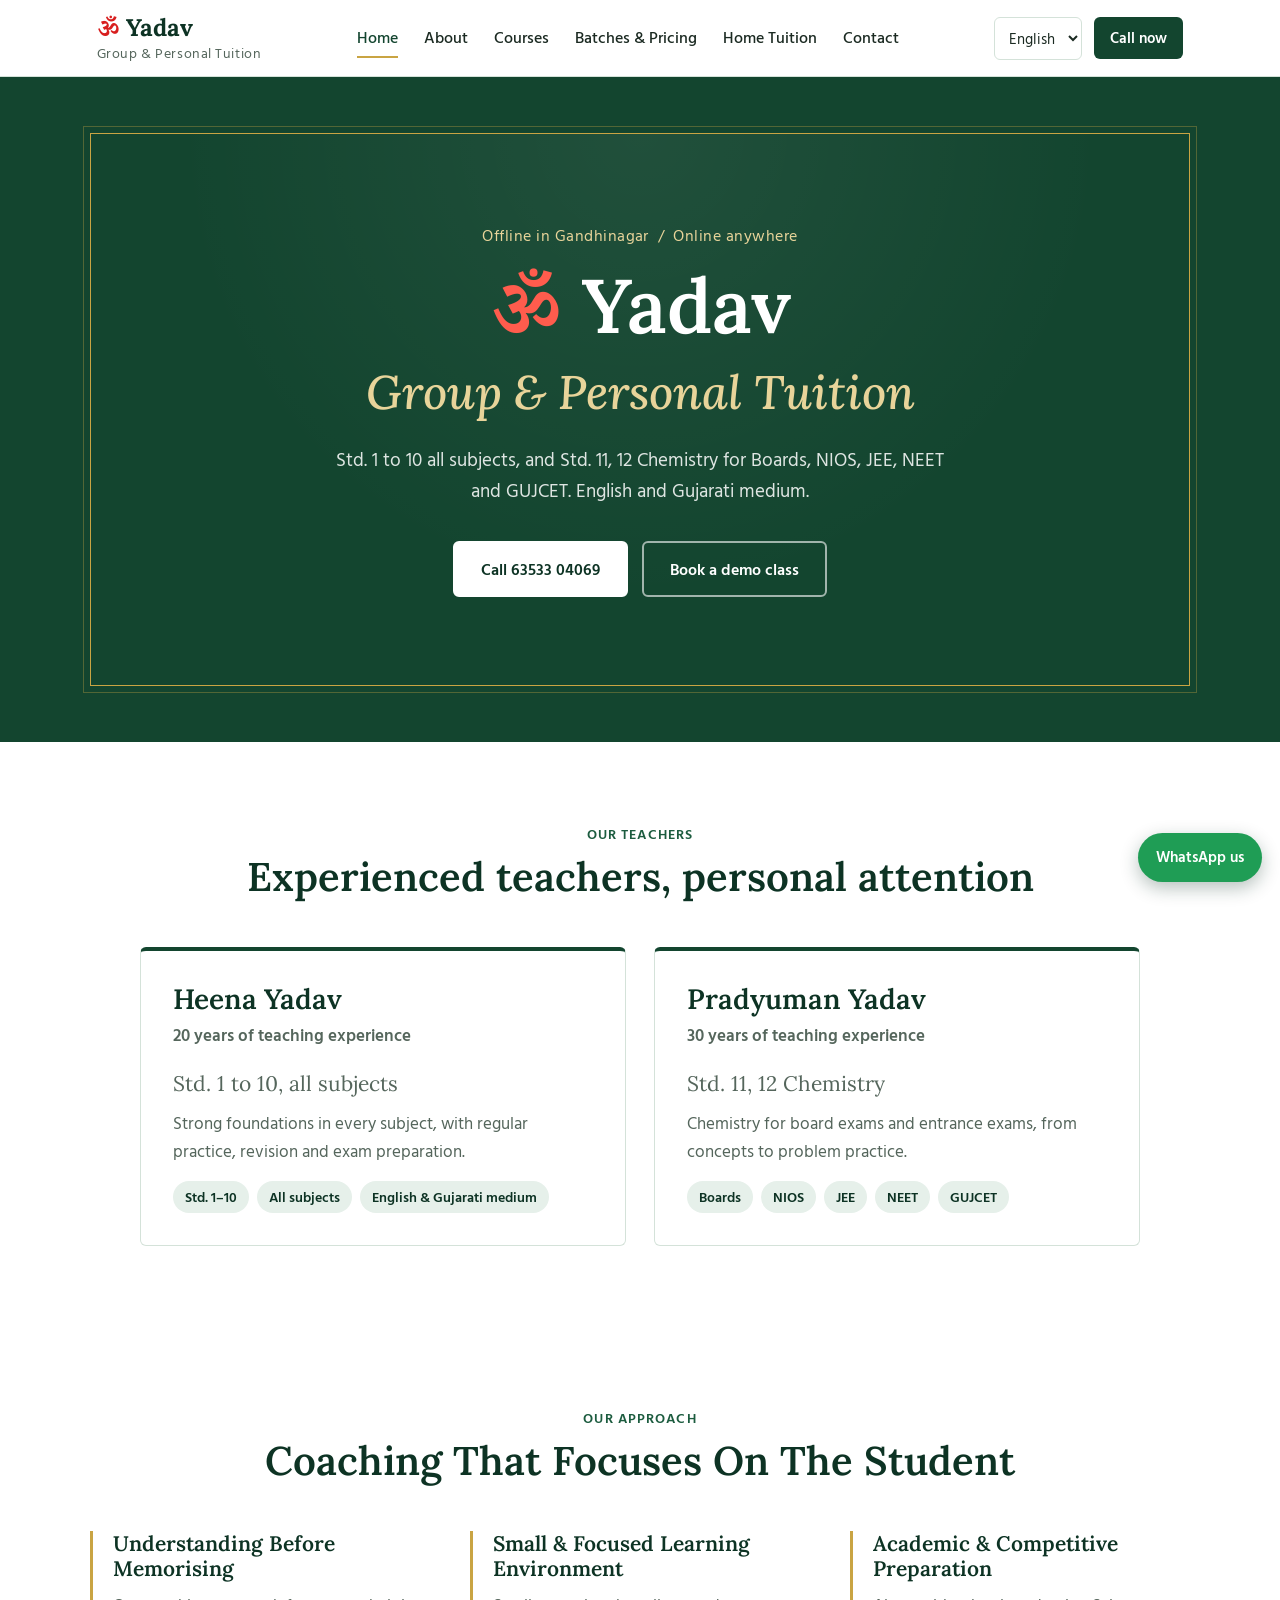
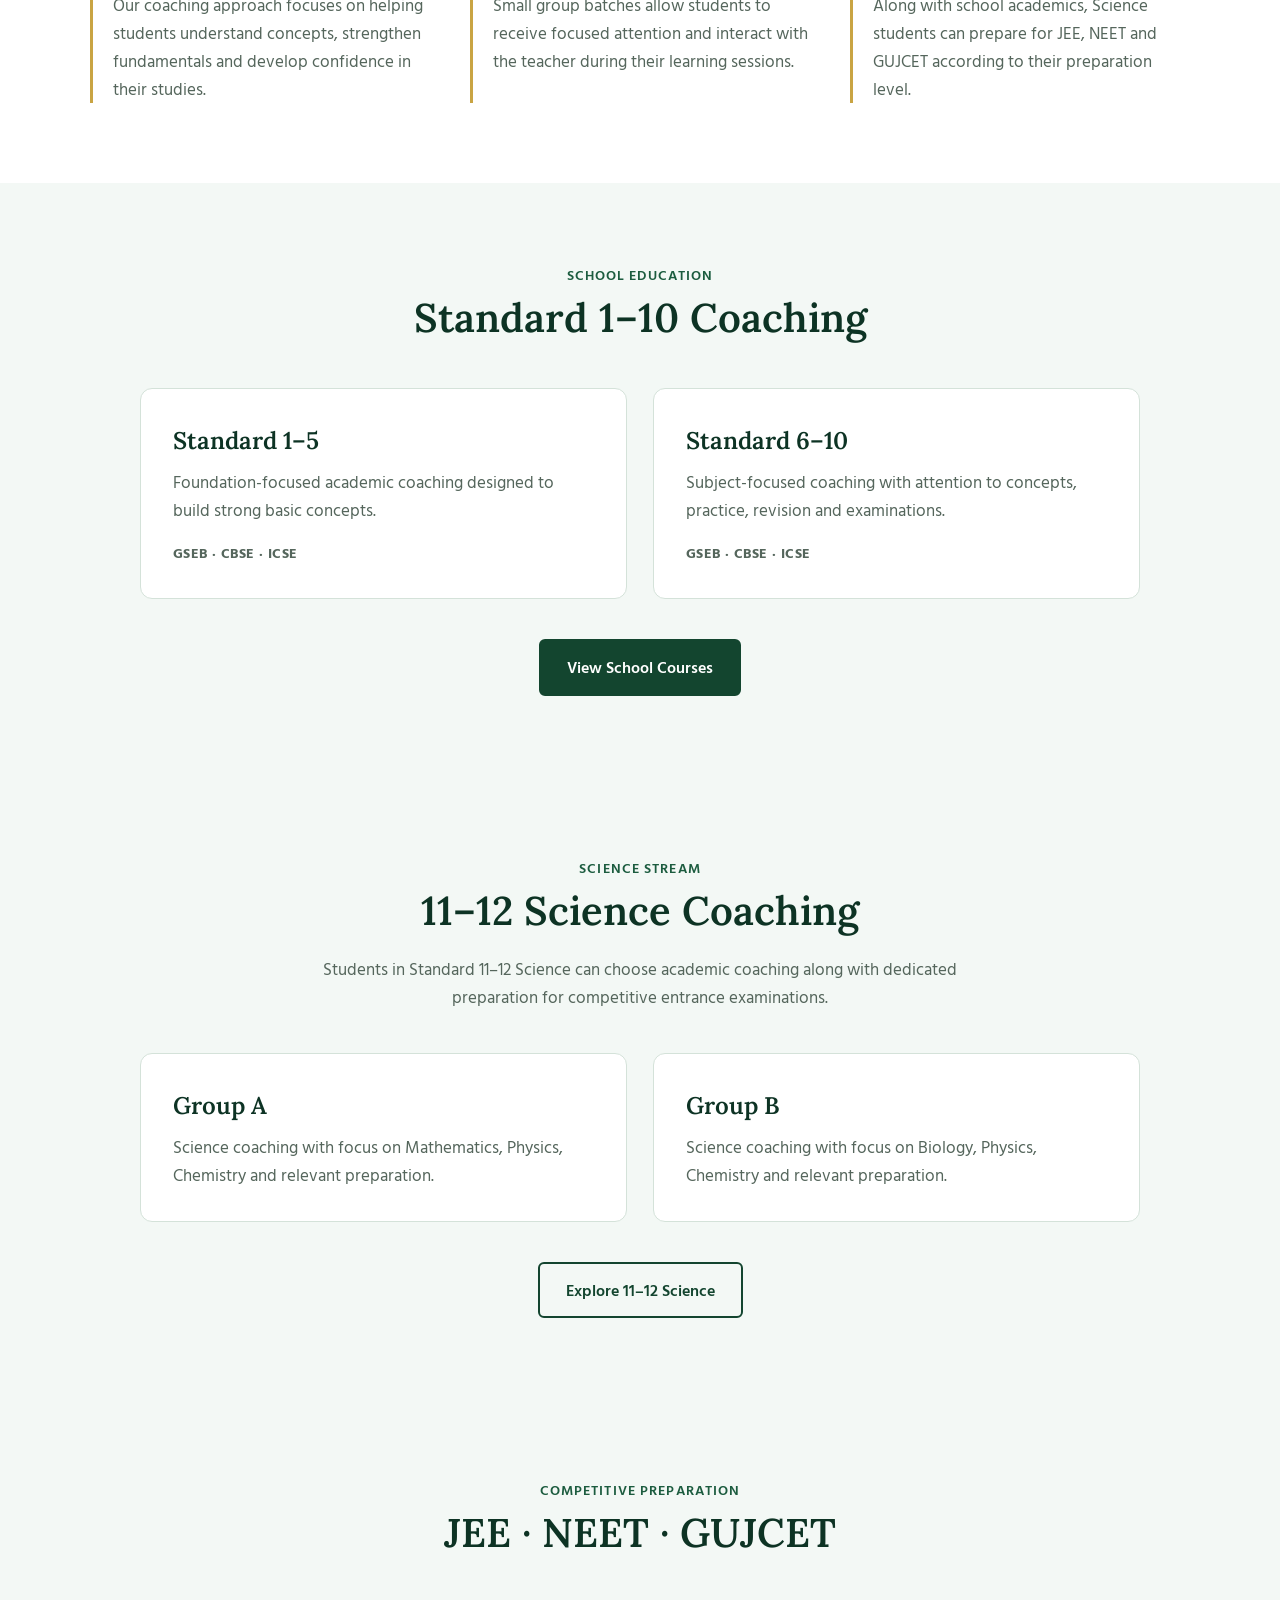
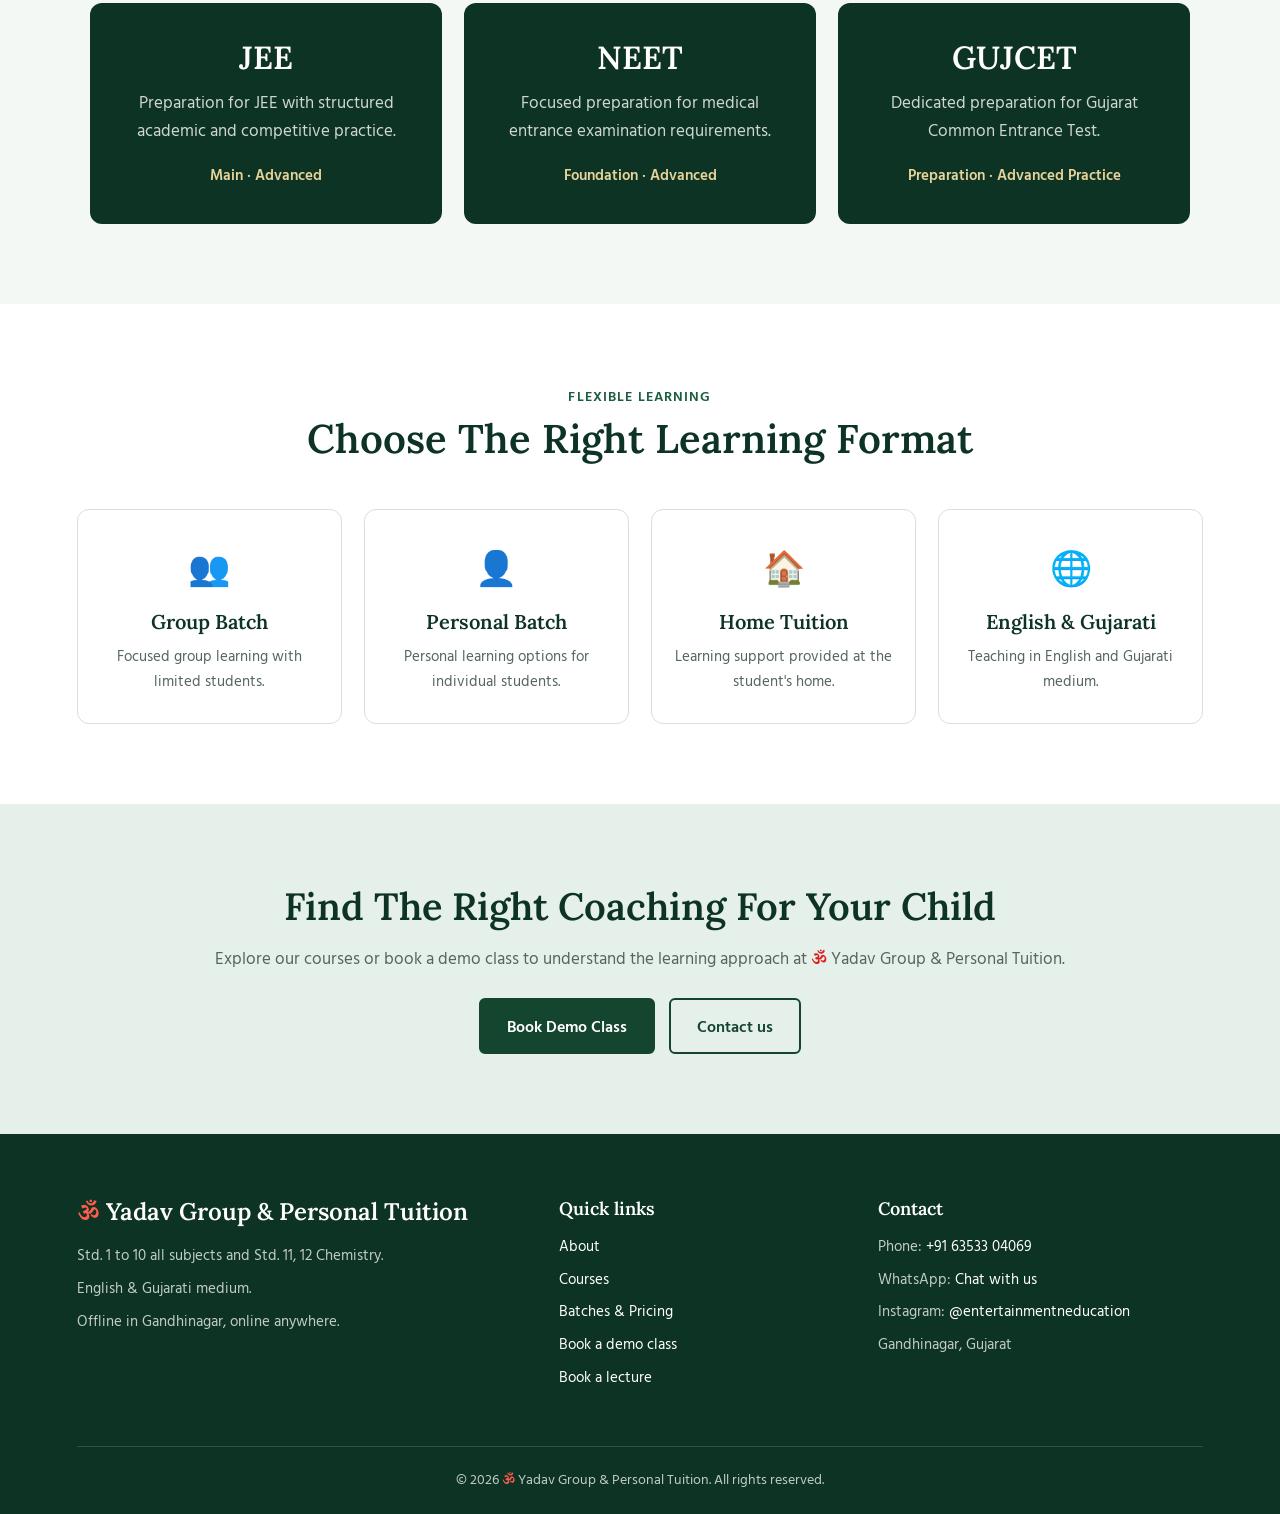
<file: index.html>
<!DOCTYPE html>
<html lang="en">

<head>

    <meta charset="UTF-8">

    <meta name="viewport" content="width=device-width, initial-scale=1.0">

    <title>Om Yadav Group &amp; Personal Tuition | Gandhinagar &amp; Online</title>

    <link rel="preconnect" href="https://fonts.googleapis.com">
    <link rel="preconnect" href="https://fonts.gstatic.com" crossorigin>
    <link href="https://fonts.googleapis.com/css2?family=Hind+Vadodara:wght@400;500;600;700&family=Lora:ital,wght@0,500;0,600;0,700;1,500&display=swap" rel="stylesheet">
    <meta name="description" content="Om Yadav Group &amp; Personal Tuition, Gandhinagar. Std. 1 to 10 all subjects by Heena Yadav and Std. 11, 12 Chemistry (Boards, NIOS, JEE, NEET, GUJCET) by Pradyuman Yadav. Offline in Gandhinagar, online anywhere. Call 63533 04069.">
    <meta name="theme-color" content="#13452f">
    <link href="https://fonts.googleapis.com/css2?family=Noto+Serif+Devanagari:wght@700&text=%E0%A5%90&display=swap" rel="stylesheet">
    <link rel="stylesheet" href="style.css">

</head>


<body>

    <!-- HEADER -->
    <header class="site-header">
        <div class="container nav-container">

            <a href="index.html" class="logo" aria-label="Om Yadav Group &amp; Personal Tuition, home">
                <span class="logo-main"><span class="om" role="img" aria-label="Om">ॐ</span> Yadav</span>
                <span class="logo-sub">Group &amp; Personal Tuition</span>
            </a>

            <nav class="navbar" id="site-nav">
                <a href="index.html">Home</a>
                <a href="about.html">About</a>
                <a href="courses.html">Courses</a>
                <a href="batches.html">Batches &amp; Pricing</a>
                <a href="home-tuition.html">Home Tuition</a>
                <a href="contact.html">Contact</a>
            </nav>

            <div class="header-actions">
                <select class="language-select" aria-label="Language">
                    <option>English</option>
                    <option>ગુજરાતી</option>
                    <option>हिंदी</option>
                </select>

                <a href="tel:+916353304069" class="header-call">Call now</a>

                <button class="menu-toggle" aria-controls="site-nav" aria-expanded="false">Menu</button>
            </div>

        </div>
    </header>



    <!-- MAIN -->

    <main>


        <!-- HERO -->

        <section class="hero">

            <div class="hero-board">

                <p class="hero-place">
                    Offline in Gandhinagar &nbsp;/&nbsp; Online anywhere
                </p>

                <h1>
                    <span class="om" role="img" aria-label="Om">ॐ</span> Yadav
                    <span class="hero-name-sub">Group &amp; Personal Tuition</span>
                </h1>

                <p class="hero-description">
                    Std. 1 to 10 all subjects, and Std. 11, 12 Chemistry for
                    Boards, NIOS, JEE, NEET and GUJCET.
                    English and Gujarati medium.
                </p>

                <div class="hero-buttons">

                    <a href="tel:+916353304069" class="primary-button">
                        Call 63533 04069
                    </a>

                    <a href="demo-booking.html" class="secondary-button">
                        Book a demo class
                    </a>

                </div>

            </div>

        </section>


        <!-- TEACHERS -->

        <section class="teachers">

            <div class="section-heading">
                <p>OUR TEACHERS</p>
                <h2>Experienced teachers, personal attention</h2>
            </div>

            <div class="teacher-grid">

                <div class="teacher-card">
                    <h3>Heena Yadav</h3>
                    <p class="teacher-exp">20 years of teaching experience</p>
                    <p class="teacher-subject">Std. 1 to 10, all subjects</p>
                    <p>
                        Strong foundations in every subject, with regular
                        practice, revision and exam preparation.
                    </p>
                    <div class="teacher-tags">
                        <span>Std. 1–10</span>
                        <span>All subjects</span>
                        <span>English &amp; Gujarati medium</span>
                    </div>
                </div>

                <div class="teacher-card">
                    <h3>Pradyuman Yadav</h3>
                    <p class="teacher-exp">30 years of teaching experience</p>
                    <p class="teacher-subject">Std. 11, 12 Chemistry</p>
                    <p>
                        Chemistry for board exams and entrance exams,
                        from concepts to problem practice.
                    </p>
                    <div class="teacher-tags">
                        <span>Boards</span>
                        <span>NIOS</span>
                        <span>JEE</span>
                        <span>NEET</span>
                        <span>GUJCET</span>
                    </div>
                </div>

            </div>

        </section>


        <!-- COACHING INTRODUCTION -->

        <section class="coaching-intro">

            <div class="section-heading">

                <p>OUR APPROACH</p>

                <h2>Coaching That Focuses On The Student</h2>

            </div>


            <div class="intro-content">

                <div>

                    <h3>
                        Understanding Before Memorising
                    </h3>

                    <p>

                        Our coaching approach focuses on
                        helping students understand concepts,
                        strengthen fundamentals and develop
                        confidence in their studies.

                    </p>

                </div>


                <div>

                    <h3>
                        Small & Focused Learning Environment
                    </h3>

                    <p>

                        Small group batches allow students
                        to receive focused attention and
                        interact with the teacher during
                        their learning sessions.

                    </p>

                </div>


                <div>

                    <h3>
                        Academic & Competitive Preparation
                    </h3>

                    <p>

                        Along with school academics,
                        Science students can prepare for
                        JEE, NEET and GUJCET according
                        to their preparation level.

                    </p>

                </div>

            </div>

        </section>



        <!-- SCHOOL COACHING -->

        <section class="home-section">

            <div class="section-heading">

                <p>SCHOOL EDUCATION</p>

                <h2>Standard 1–10 Coaching</h2>

            </div>


            <div class="info-grid">

                <div class="info-card">

                    <h3>Standard 1–5</h3>

                    <p>

                        Foundation-focused academic
                        coaching designed to build
                        strong basic concepts.

                    </p>

                    <p class="highlight">
                        GSEB · CBSE · ICSE
                    </p>

                </div>


                <div class="info-card">

                    <h3>Standard 6–10</h3>

                    <p>

                        Subject-focused coaching with
                        attention to concepts, practice,
                        revision and examinations.

                    </p>

                    <p class="highlight">
                        GSEB · CBSE · ICSE
                    </p>

                </div>

            </div>


            <div class="center-button">

                <a
                    href="courses.html"
                    class="primary-button"
                >
                    View School Courses
                </a>

            </div>

        </section>



        <!-- SCIENCE -->

        <section class="home-section science-section">

            <div class="section-heading">

                <p>SCIENCE STREAM</p>

                <h2>11–12 Science Coaching</h2>

            </div>


            <p class="section-description">

                Students in Standard 11–12 Science can
                choose academic coaching along with
                dedicated preparation for competitive
                entrance examinations.

            </p>


            <div class="info-grid">


                <div class="info-card">

                    <h3>Group A</h3>

                    <p>
                        Science coaching with focus on
                        Mathematics, Physics, Chemistry
                        and relevant preparation.
                    </p>

                </div>


                <div class="info-card">

                    <h3>Group B</h3>

                    <p>
                        Science coaching with focus on
                        Biology, Physics, Chemistry
                        and relevant preparation.
                    </p>

                </div>

            </div>


            <div class="center-button">

                <a
                    href="courses.html"
                    class="secondary-button"
                >
                    Explore 11–12 Science
                </a>

            </div>

        </section>



        <!-- COMPETITIVE EXAMS -->

        <section class="home-section">

            <div class="section-heading">

                <p>COMPETITIVE PREPARATION</p>

                <h2>JEE · NEET · GUJCET</h2>

            </div>


            <div class="exam-container">


                <div class="exam-card">

                    <h3>JEE</h3>

                    <p>

                        Preparation for JEE with
                        structured academic and
                        competitive practice.

                    </p>

                    <span>
                        Main · Advanced
                    </span>

                </div>


                <div class="exam-card">

                    <h3>NEET</h3>

                    <p>

                        Focused preparation for
                        medical entrance examination
                        requirements.

                    </p>

                    <span>
                        Foundation · Advanced
                    </span>

                </div>


                <div class="exam-card">

                    <h3>GUJCET</h3>

                    <p>

                        Dedicated preparation for
                        Gujarat Common Entrance Test.

                    </p>

                    <span>
                        Preparation · Advanced Practice
                    </span>

                </div>


            </div>

        </section>



        <!-- LEARNING OPTIONS -->

        <section class="home-section">

            <div class="section-heading">

                <p>FLEXIBLE LEARNING</p>

                <h2>Choose The Right Learning Format</h2>

            </div>


            <div class="features">


                <div class="feature-card">

                    <div class="feature-icon">
                        👥
                    </div>

                    <h3>Group Batch</h3>

                    <p>

                        Focused group learning
                        with limited students.

                    </p>

                </div>


                <div class="feature-card">

                    <div class="feature-icon">
                        👤
                    </div>

                    <h3>Personal Batch</h3>

                    <p>

                        Personal learning options
                        for individual students.

                    </p>

                </div>


                <div class="feature-card">

                    <div class="feature-icon">
                        🏠
                    </div>

                    <h3>Home Tuition</h3>

                    <p>

                        Learning support provided
                        at the student's home.

                    </p>

                </div>


                <div class="feature-card">

                    <div class="feature-icon">
                        🌐
                    </div>

                    <h3>English &amp; Gujarati</h3>

                    <p>

                        Teaching in English
                        and Gujarati medium.

                    </p>

                </div>


            </div>

        </section>



        <!-- FINAL CTA -->

        <section class="cta">

            <h2>
                Find The Right Coaching For Your Child
            </h2>

            <p>

                Explore our courses or book a demo
                class to understand the learning
                approach at <span class="om" role="img" aria-label="Om">ॐ</span> Yadav Group &amp; Personal Tuition.

            </p>


            <div class="hero-buttons">

                <a
                    href="demo-booking.html"
                    class="primary-button"
                >
                    Book Demo Class
                </a>


                <a
                    href="contact.html"
                    class="secondary-button"
                >
                    Contact us
                </a>

            </div>

        </section>

    </main>



    <!-- FOOTER -->
    <footer class="site-footer">

        <div class="footer-content">

            <div>
                <h2><span class="om" role="img" aria-label="Om">ॐ</span> Yadav Group &amp; Personal Tuition</h2>
                <p>Std. 1 to 10 all subjects and Std. 11, 12 Chemistry.</p>
                <p>English &amp; Gujarati medium.</p>
                <p>Offline in Gandhinagar, online anywhere.</p>
            </div>

            <div>
                <h3>Quick links</h3>
                <p><a href="about.html">About</a></p>
                <p><a href="courses.html">Courses</a></p>
                <p><a href="batches.html">Batches &amp; Pricing</a></p>
                <p><a href="demo-booking.html">Book a demo class</a></p>
                <p><a href="lecture-booking.html">Book a lecture</a></p>
            </div>

            <div>
                <h3>Contact</h3>
                <p>Phone: <a href="tel:+916353304069">+91 63533 04069</a></p>
                <p>WhatsApp: <a href="https://wa.me/916353304069" target="_blank" rel="noopener">Chat with us</a></p>
                <p>Instagram: <a href="https://www.instagram.com/entertainmentneducation/" target="_blank" rel="noopener">@entertainmentneducation</a></p>
                <p>Gandhinagar, Gujarat</p>
            </div>

        </div>

        <div class="footer-bottom">
            <p>© 2026 <span class="om" role="img" aria-label="Om">ॐ</span> Yadav Group &amp; Personal Tuition. All rights reserved.</p>
        </div>

    </footer>

    <a href="https://wa.me/916353304069?text=Hello%2C%20I%20would%20like%20to%20know%20about%20tuition%20classes."
       class="whatsapp-float" target="_blank" rel="noopener">WhatsApp us</a>


    <script src="script.js"></script>
    <script src="i18n.js"></script>

</body>

</html>
</file>
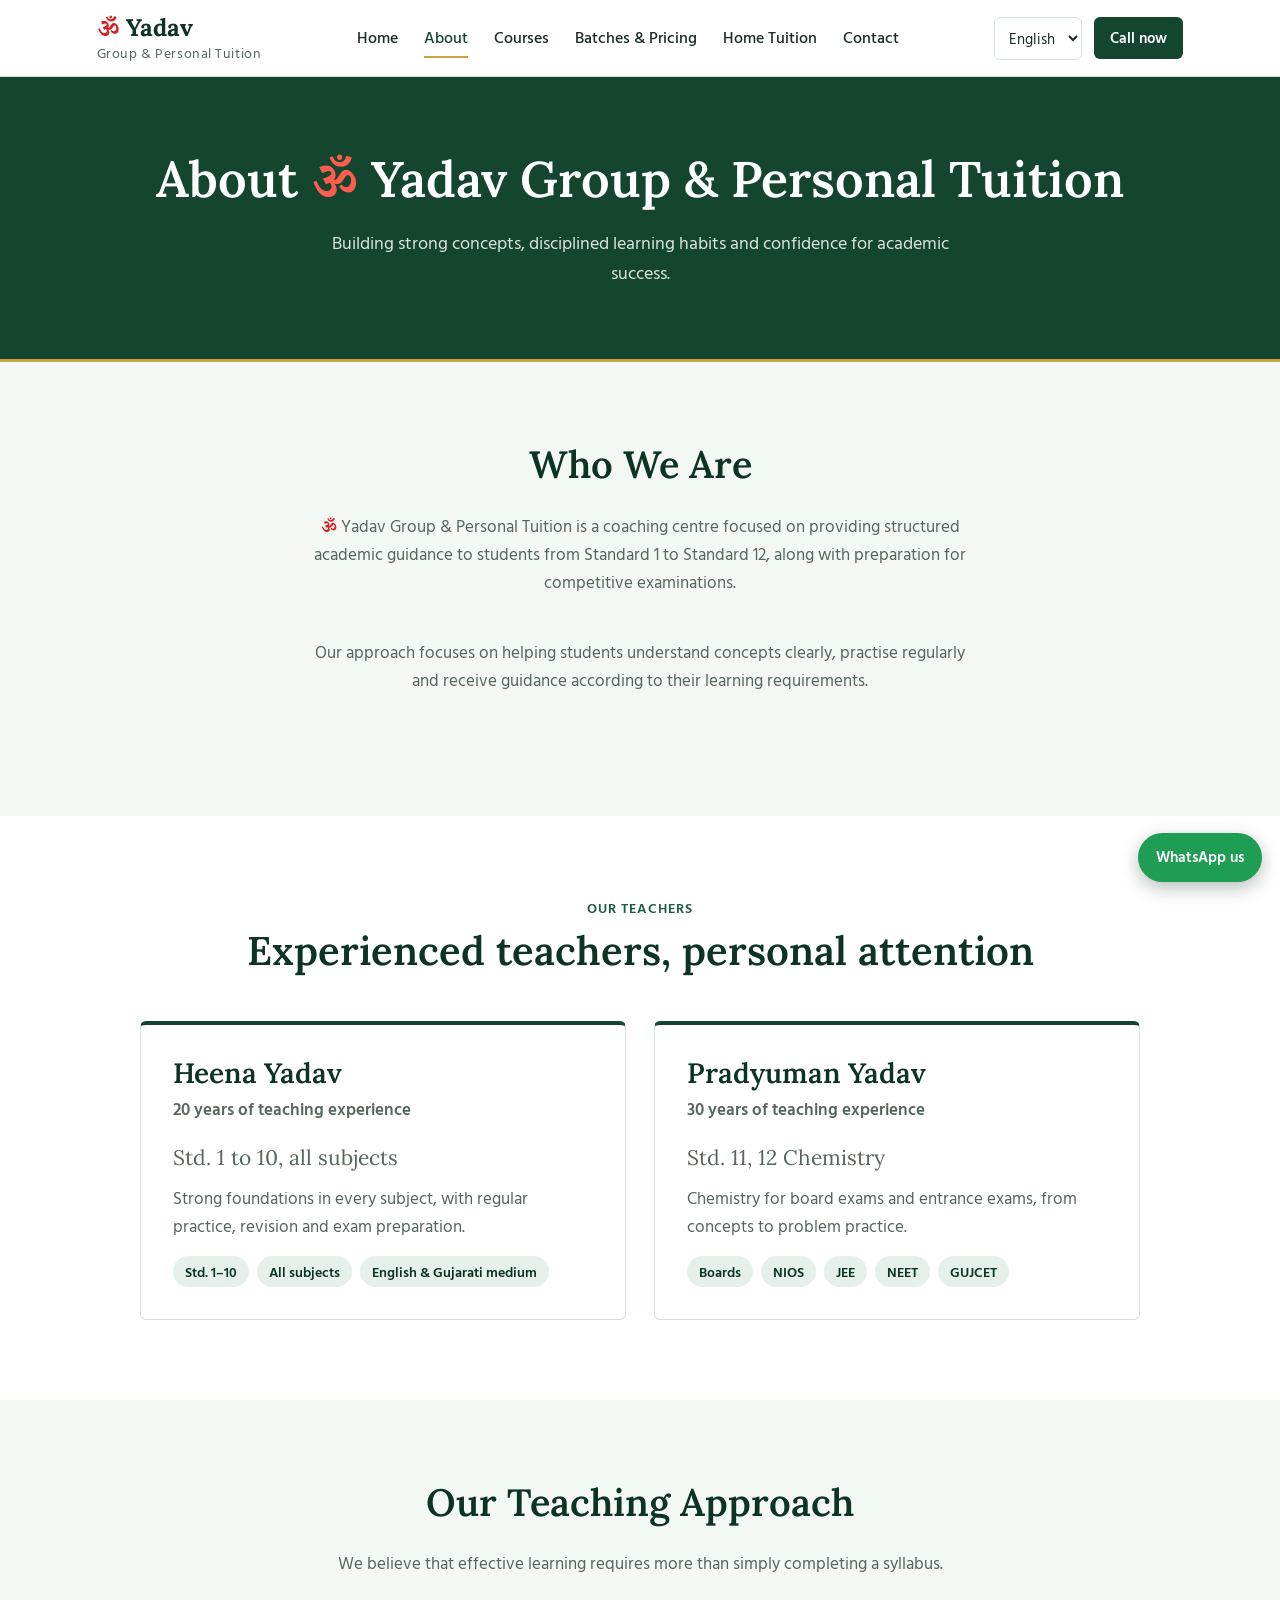
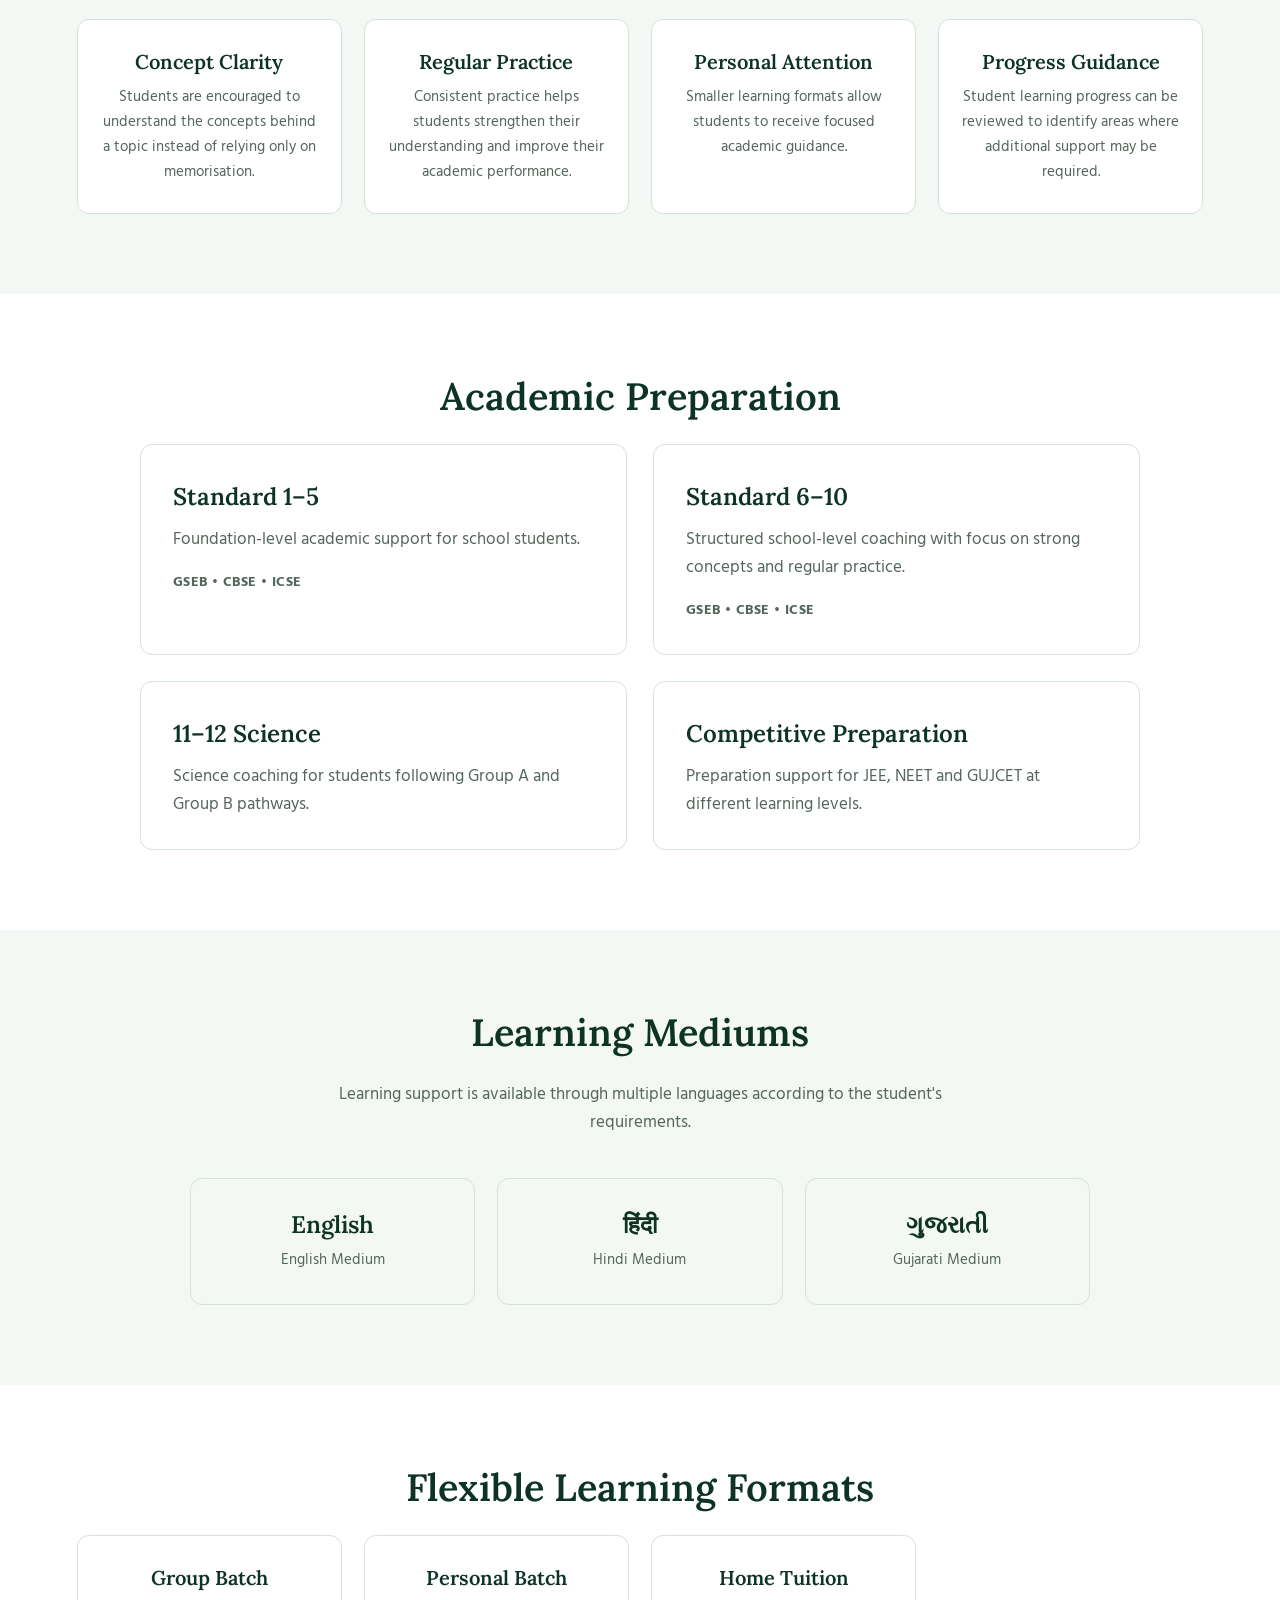
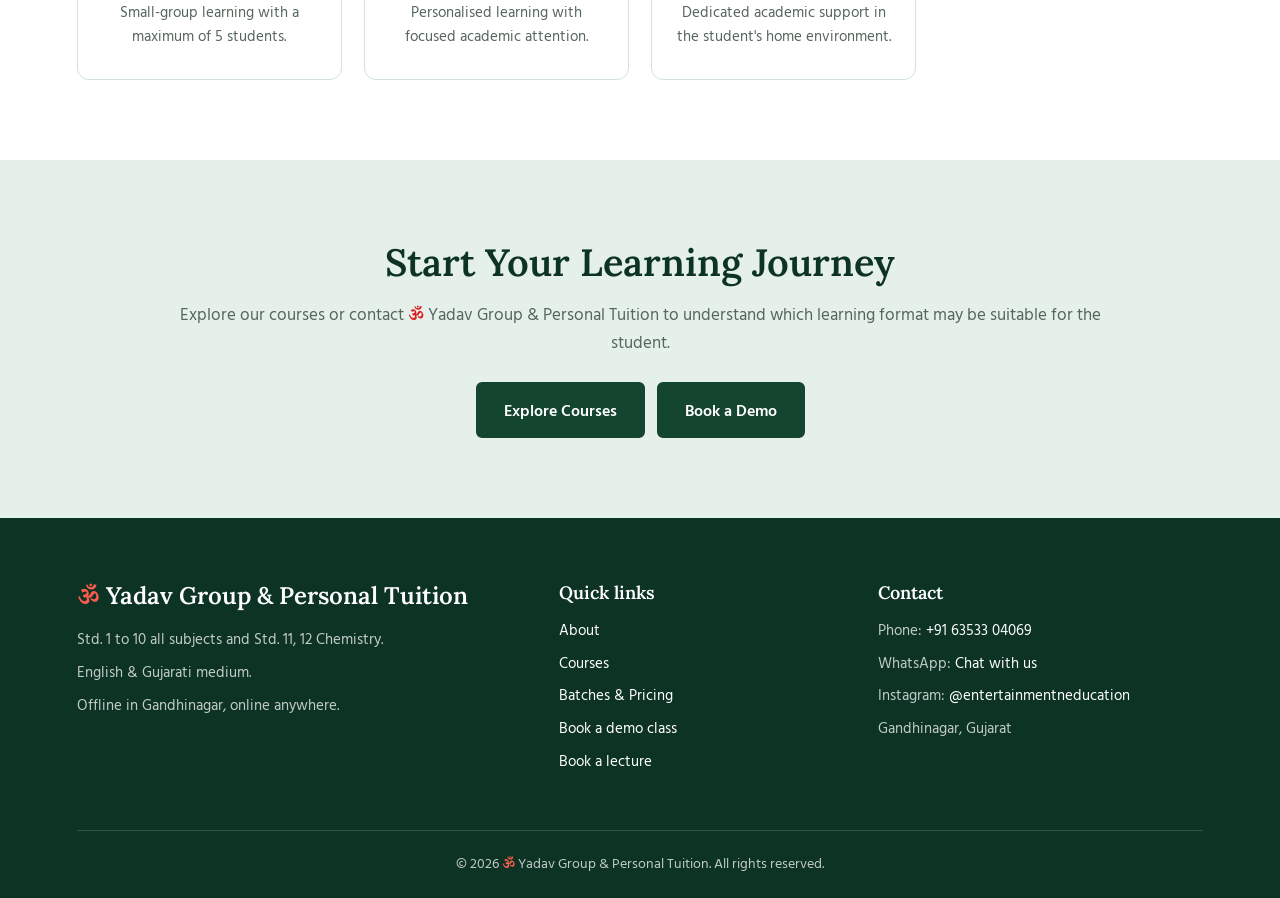
<file: about.html>
<!DOCTYPE html>
<html lang="en">
<head>
    <meta charset="UTF-8">
    <meta name="viewport" content="width=device-width, initial-scale=1.0">

    <title>About Us | Om Yadav Group &amp; Personal Tuition</title>

    <link rel="preconnect" href="https://fonts.googleapis.com">
    <link rel="preconnect" href="https://fonts.gstatic.com" crossorigin>
    <link href="https://fonts.googleapis.com/css2?family=Hind+Vadodara:wght@400;500;600;700&family=Lora:ital,wght@0,500;0,600;0,700;1,500&display=swap" rel="stylesheet">
    <meta name="description" content="Om Yadav Group &amp; Personal Tuition, Gandhinagar. Std. 1 to 10 all subjects by Heena Yadav and Std. 11, 12 Chemistry (Boards, NIOS, JEE, NEET, GUJCET) by Pradyuman Yadav. Offline in Gandhinagar, online anywhere. Call 63533 04069.">
    <meta name="theme-color" content="#13452f">
    <link href="https://fonts.googleapis.com/css2?family=Noto+Serif+Devanagari:wght@700&text=%E0%A5%90&display=swap" rel="stylesheet">
    <link rel="stylesheet" href="style.css">
</head>

<body>

    <!-- HEADER -->
    <header class="site-header">
        <div class="container nav-container">

            <a href="index.html" class="logo" aria-label="Om Yadav Group &amp; Personal Tuition, home">
                <span class="logo-main"><span class="om" role="img" aria-label="Om">ॐ</span> Yadav</span>
                <span class="logo-sub">Group &amp; Personal Tuition</span>
            </a>

            <nav class="navbar" id="site-nav">
                <a href="index.html">Home</a>
                <a href="about.html">About</a>
                <a href="courses.html">Courses</a>
                <a href="batches.html">Batches &amp; Pricing</a>
                <a href="home-tuition.html">Home Tuition</a>
                <a href="contact.html">Contact</a>
            </nav>

            <div class="header-actions">
                <select class="language-select" aria-label="Language">
                    <option>English</option>
                    <option>ગુજરાતી</option>
                    <option>हिंदी</option>
                </select>

                <a href="tel:+916353304069" class="header-call">Call now</a>

                <button class="menu-toggle" aria-controls="site-nav" aria-expanded="false">Menu</button>
            </div>

        </div>
    </header>


    <!-- PAGE HEADER -->
    <section class="page-header">

        <div class="container">

            <h1>About <span class="om" role="img" aria-label="Om">ॐ</span> Yadav Group &amp; Personal Tuition</h1>

            <p>
                Building strong concepts, disciplined learning habits
                and confidence for academic success.
            </p>

        </div>

    </section>


    <!-- ABOUT -->
    <section class="section">

        <div class="container">

            <h2>Who We Are</h2>

            <p class="section-description">

                <span class="om" role="img" aria-label="Om">ॐ</span> Yadav Group &amp; Personal Tuition is a coaching centre focused on providing
                structured academic guidance to students from Standard 1
                to Standard 12, along with preparation for competitive
                examinations.

            </p>

            <p class="section-description">

                Our approach focuses on helping students understand
                concepts clearly, practise regularly and receive
                guidance according to their learning requirements.

            </p>

        </div>

    </section>


    <!-- TEACHERS -->

    <section class="teachers">

            <div class="section-heading">
                <p>OUR TEACHERS</p>
                <h2>Experienced teachers, personal attention</h2>
            </div>

            <div class="teacher-grid">

                <div class="teacher-card">
                    <h3>Heena Yadav</h3>
                    <p class="teacher-exp">20 years of teaching experience</p>
                    <p class="teacher-subject">Std. 1 to 10, all subjects</p>
                    <p>
                        Strong foundations in every subject, with regular
                        practice, revision and exam preparation.
                    </p>
                    <div class="teacher-tags">
                        <span>Std. 1–10</span>
                        <span>All subjects</span>
                        <span>English &amp; Gujarati medium</span>
                    </div>
                </div>

                <div class="teacher-card">
                    <h3>Pradyuman Yadav</h3>
                    <p class="teacher-exp">30 years of teaching experience</p>
                    <p class="teacher-subject">Std. 11, 12 Chemistry</p>
                    <p>
                        Chemistry for board exams and entrance exams,
                        from concepts to problem practice.
                    </p>
                    <div class="teacher-tags">
                        <span>Boards</span>
                        <span>NIOS</span>
                        <span>JEE</span>
                        <span>NEET</span>
                        <span>GUJCET</span>
                    </div>
                </div>

            </div>

        </section>


    <!-- TEACHING APPROACH -->
    <section class="section">

        <div class="container">

            <h2>Our Teaching Approach</h2>

            <p class="section-description">
                We believe that effective learning requires more than
                simply completing a syllabus.
            </p>


            <div class="feature-grid">

                <div class="feature-card">

                    <h3>Concept Clarity</h3>

                    <p>
                        Students are encouraged to understand the concepts
                        behind a topic instead of relying only on memorisation.
                    </p>

                </div>


                <div class="feature-card">

                    <h3>Regular Practice</h3>

                    <p>
                        Consistent practice helps students strengthen their
                        understanding and improve their academic performance.
                    </p>

                </div>


                <div class="feature-card">

                    <h3>Personal Attention</h3>

                    <p>
                        Smaller learning formats allow students to receive
                        focused academic guidance.
                    </p>

                </div>


                <div class="feature-card">

                    <h3>Progress Guidance</h3>

                    <p>
                        Student learning progress can be reviewed to identify
                        areas where additional support may be required.
                    </p>

                </div>

            </div>

        </div>

    </section>


    <!-- ACADEMIC LEVELS -->
    <section class="section">

        <div class="container">

            <h2>Academic Preparation</h2>

            <div class="info-grid">

                <div class="info-card">

                    <h3>Standard 1–5</h3>

                    <p>
                        Foundation-level academic support for school students.
                    </p>

                    <p class="course-label">
                        GSEB • CBSE • ICSE
                    </p>

                </div>


                <div class="info-card">

                    <h3>Standard 6–10</h3>

                    <p>
                        Structured school-level coaching with focus on
                        strong concepts and regular practice.
                    </p>

                    <p class="course-label">
                        GSEB • CBSE • ICSE
                    </p>

                </div>


                <div class="info-card">

                    <h3>11–12 Science</h3>

                    <p>
                        Science coaching for students following
                        Group A and Group B pathways.
                    </p>

                </div>


                <div class="info-card">

                    <h3>Competitive Preparation</h3>

                    <p>
                        Preparation support for JEE, NEET and GUJCET
                        at different learning levels.
                    </p>

                </div>

            </div>

        </div>

    </section>


    <!-- MEDIUM -->
    <section class="section medium-section">

        <div class="container">

            <h2>Learning Mediums</h2>

            <p class="section-description">
                Learning support is available through multiple languages
                according to the student's requirements.
            </p>


            <div class="medium-container">

                <div class="medium-card">
                    <h3>English</h3>
                    <p>English Medium</p>
                </div>

                <div class="medium-card">
                    <h3>हिंदी</h3>
                    <p>Hindi Medium</p>
                </div>

                <div class="medium-card">
                    <h3>ગુજરાતી</h3>
                    <p>Gujarati Medium</p>
                </div>

            </div>

        </div>

    </section>


    <!-- LEARNING FORMATS -->
    <section class="section">

        <div class="container">

            <h2>Flexible Learning Formats</h2>

            <div class="feature-grid">

                <div class="feature-card">

                    <h3>Group Batch</h3>

                    <p>
                        Small-group learning with a maximum of 5 students.
                    </p>

                </div>


                <div class="feature-card">

                    <h3>Personal Batch</h3>

                    <p>
                        Personalised learning with focused academic attention.
                    </p>

                </div>


                <div class="feature-card">

                    <h3>Home Tuition</h3>

                    <p>
                        Dedicated academic support in the student's
                        home environment.
                    </p>

                </div>

            </div>

        </div>

    </section>


    <!-- CTA -->
    <section class="cta">

        <div class="container">

            <h2>Start Your Learning Journey</h2>

            <p>
                Explore our courses or contact <span class="om" role="img" aria-label="Om">ॐ</span> Yadav Group &amp; Personal Tuition to understand
                which learning format may be suitable for the student.
            </p>

            <div class="center-button">

                <a href="courses.html" class="btn">
                    Explore Courses
                </a>

                <a href="demo-booking.html" class="btn">
                    Book a Demo
                </a>

            </div>

        </div>

    </section>


    <!-- FOOTER -->
    <footer class="site-footer">

        <div class="footer-content">

            <div>
                <h2><span class="om" role="img" aria-label="Om">ॐ</span> Yadav Group &amp; Personal Tuition</h2>
                <p>Std. 1 to 10 all subjects and Std. 11, 12 Chemistry.</p>
                <p>English &amp; Gujarati medium.</p>
                <p>Offline in Gandhinagar, online anywhere.</p>
            </div>

            <div>
                <h3>Quick links</h3>
                <p><a href="about.html">About</a></p>
                <p><a href="courses.html">Courses</a></p>
                <p><a href="batches.html">Batches &amp; Pricing</a></p>
                <p><a href="demo-booking.html">Book a demo class</a></p>
                <p><a href="lecture-booking.html">Book a lecture</a></p>
            </div>

            <div>
                <h3>Contact</h3>
                <p>Phone: <a href="tel:+916353304069">+91 63533 04069</a></p>
                <p>WhatsApp: <a href="https://wa.me/916353304069" target="_blank" rel="noopener">Chat with us</a></p>
                <p>Instagram: <a href="https://www.instagram.com/entertainmentneducation/" target="_blank" rel="noopener">@entertainmentneducation</a></p>
                <p>Gandhinagar, Gujarat</p>
            </div>

        </div>

        <div class="footer-bottom">
            <p>© 2026 <span class="om" role="img" aria-label="Om">ॐ</span> Yadav Group &amp; Personal Tuition. All rights reserved.</p>
        </div>

    </footer>

    <a href="https://wa.me/916353304069?text=Hello%2C%20I%20would%20like%20to%20know%20about%20tuition%20classes."
       class="whatsapp-float" target="_blank" rel="noopener">WhatsApp us</a>

    <script src="script.js"></script>
    <script src="i18n.js"></script>

</body>
</html>
</file>
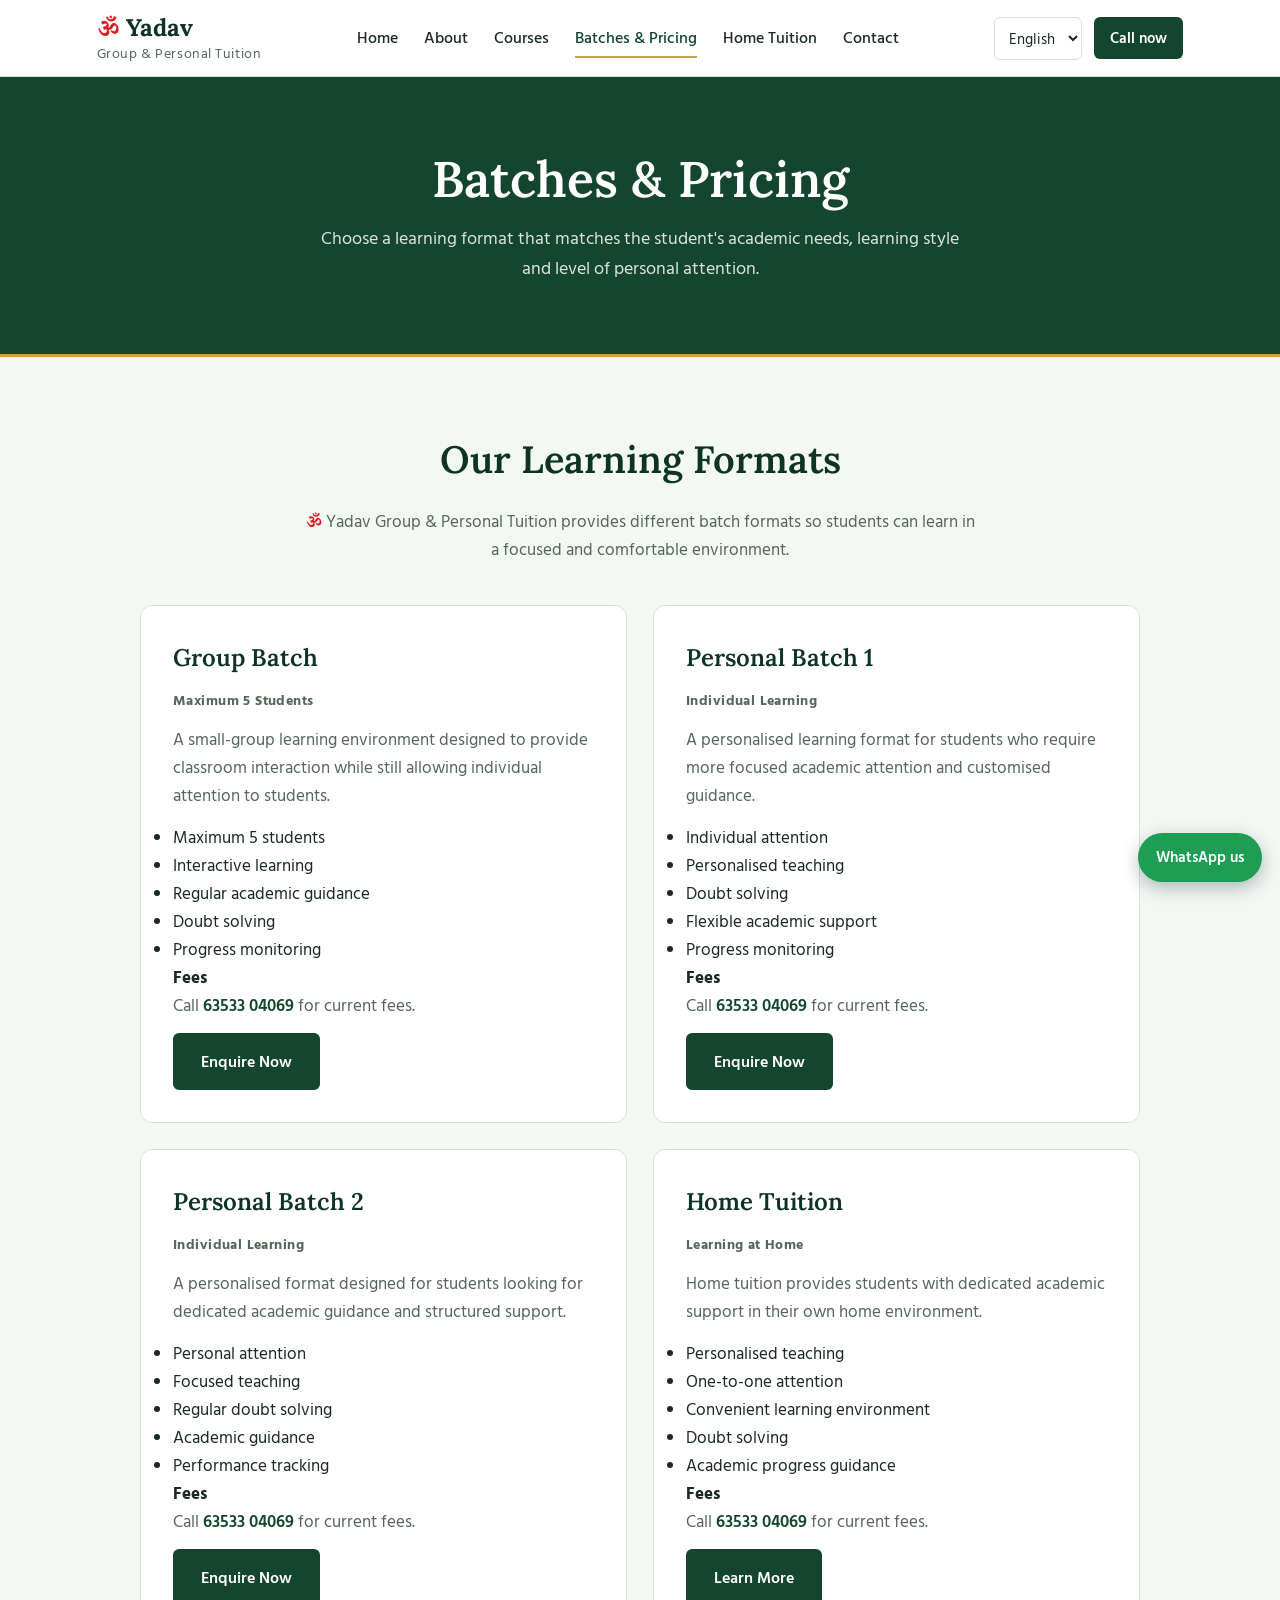
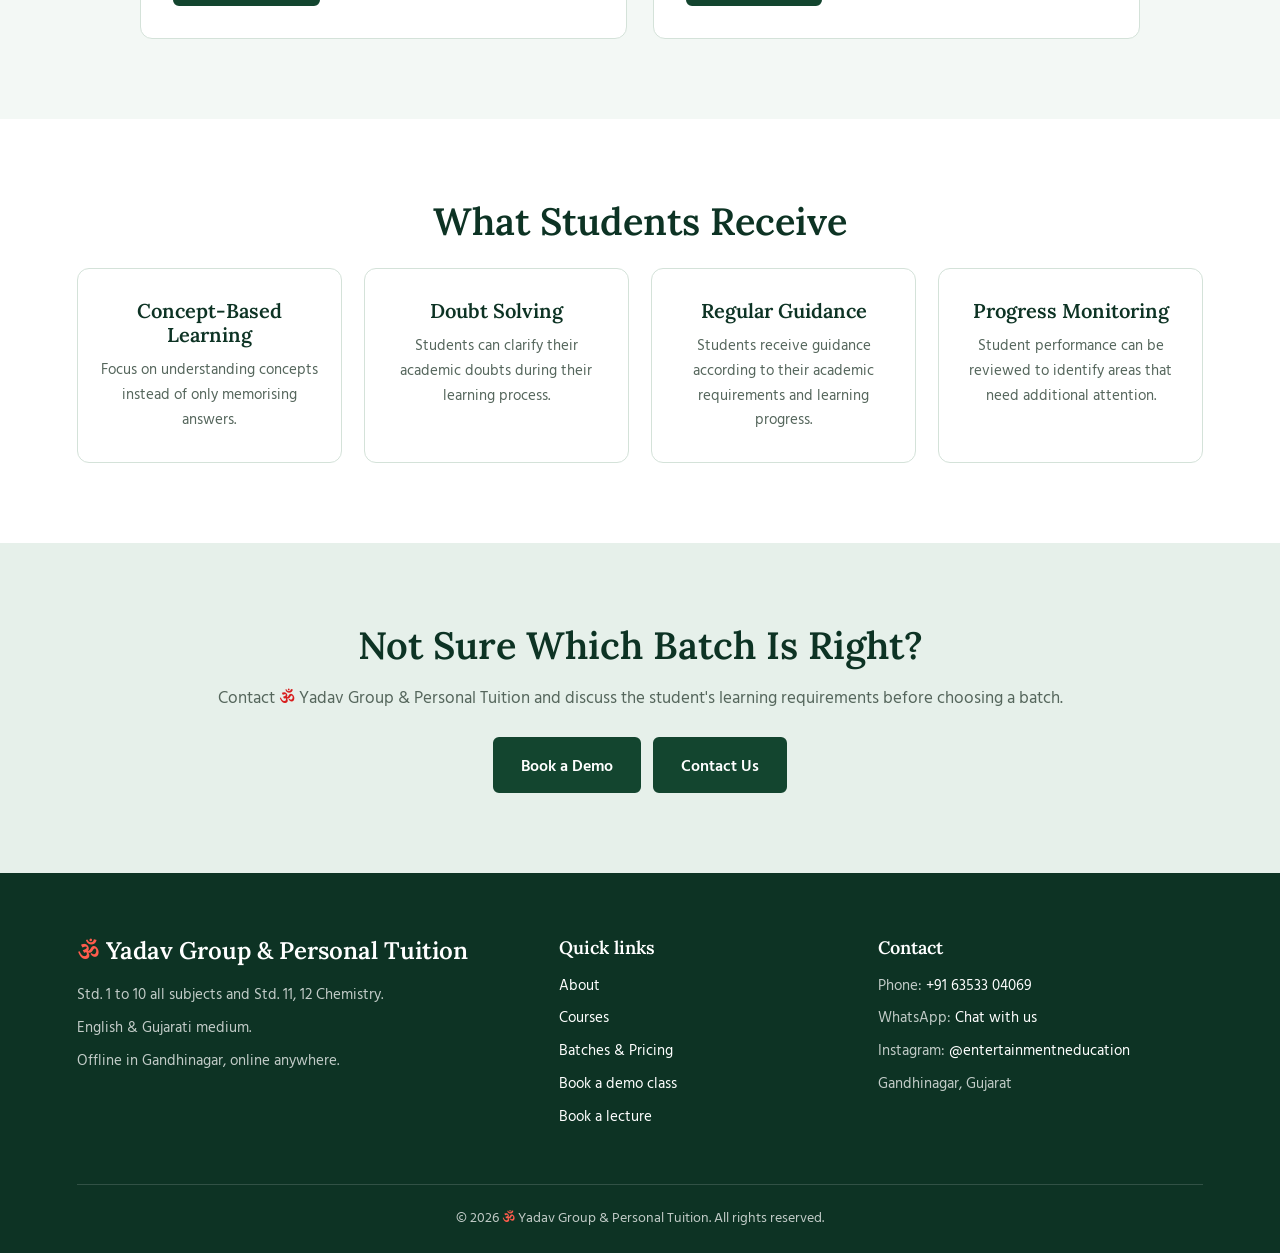
<file: batches.html>
<!DOCTYPE html>
<html lang="en">
<head>
    <meta charset="UTF-8">
    <meta name="viewport" content="width=device-width, initial-scale=1.0">

    <title>Batches & Pricing | Om Yadav Group &amp; Personal Tuition</title>

    <link rel="preconnect" href="https://fonts.googleapis.com">
    <link rel="preconnect" href="https://fonts.gstatic.com" crossorigin>
    <link href="https://fonts.googleapis.com/css2?family=Hind+Vadodara:wght@400;500;600;700&family=Lora:ital,wght@0,500;0,600;0,700;1,500&display=swap" rel="stylesheet">
    <meta name="description" content="Om Yadav Group &amp; Personal Tuition, Gandhinagar. Std. 1 to 10 all subjects by Heena Yadav and Std. 11, 12 Chemistry (Boards, NIOS, JEE, NEET, GUJCET) by Pradyuman Yadav. Offline in Gandhinagar, online anywhere. Call 63533 04069.">
    <meta name="theme-color" content="#13452f">
    <link href="https://fonts.googleapis.com/css2?family=Noto+Serif+Devanagari:wght@700&text=%E0%A5%90&display=swap" rel="stylesheet">
    <link rel="stylesheet" href="style.css">
</head>

<body>

    <!-- HEADER -->
    <header class="site-header">
        <div class="container nav-container">

            <a href="index.html" class="logo" aria-label="Om Yadav Group &amp; Personal Tuition, home">
                <span class="logo-main"><span class="om" role="img" aria-label="Om">ॐ</span> Yadav</span>
                <span class="logo-sub">Group &amp; Personal Tuition</span>
            </a>

            <nav class="navbar" id="site-nav">
                <a href="index.html">Home</a>
                <a href="about.html">About</a>
                <a href="courses.html">Courses</a>
                <a href="batches.html">Batches &amp; Pricing</a>
                <a href="home-tuition.html">Home Tuition</a>
                <a href="contact.html">Contact</a>
            </nav>

            <div class="header-actions">
                <select class="language-select" aria-label="Language">
                    <option>English</option>
                    <option>ગુજરાતી</option>
                    <option>हिंदी</option>
                </select>

                <a href="tel:+916353304069" class="header-call">Call now</a>

                <button class="menu-toggle" aria-controls="site-nav" aria-expanded="false">Menu</button>
            </div>

        </div>
    </header>


    <!-- PAGE HEADER -->
    <section class="page-header">

        <div class="container">

            <h1>Batches & Pricing</h1>

            <p>
                Choose a learning format that matches the student's
                academic needs, learning style and level of personal attention.
            </p>

        </div>

    </section>


    <!-- BATCH TYPES -->
    <section class="section">

        <div class="container">

            <h2>Our Learning Formats</h2>

            <p class="section-description">
                <span class="om" role="img" aria-label="Om">ॐ</span> Yadav Group &amp; Personal Tuition provides different batch formats so students
                can learn in a focused and comfortable environment.
            </p>


            <div class="info-grid">


                <!-- GROUP BATCH -->
                <div class="info-card">

                    <h3>Group Batch</h3>

                    <p class="course-label">
                        Maximum 5 Students
                    </p>

                    <p>
                        A small-group learning environment designed to provide
                        classroom interaction while still allowing individual
                        attention to students.
                    </p>

                    <ul>
                        <li>Maximum 5 students</li>
                        <li>Interactive learning</li>
                        <li>Regular academic guidance</li>
                        <li>Doubt solving</li>
                        <li>Progress monitoring</li>
                    </ul>

                    <h4>Fees</h4>

                    <p>
                        Call <a href="tel:+916353304069">63533 04069</a> for current fees.
                    </p>

                    <a href="contact.html" class="btn">
                        Enquire Now
                    </a>

                </div>


                <!-- PERSONAL BATCH 1 -->
                <div class="info-card">

                    <h3>Personal Batch 1</h3>

                    <p class="course-label">
                        Individual Learning
                    </p>

                    <p>
                        A personalised learning format for students who require
                        more focused academic attention and customised guidance.
                    </p>

                    <ul>
                        <li>Individual attention</li>
                        <li>Personalised teaching</li>
                        <li>Doubt solving</li>
                        <li>Flexible academic support</li>
                        <li>Progress monitoring</li>
                    </ul>

                    <h4>Fees</h4>

                    <p>
                        Call <a href="tel:+916353304069">63533 04069</a> for current fees.
                    </p>

                    <a href="contact.html" class="btn">
                        Enquire Now
                    </a>

                </div>


                <!-- PERSONAL BATCH 2 -->
                <div class="info-card">

                    <h3>Personal Batch 2</h3>

                    <p class="course-label">
                        Individual Learning
                    </p>

                    <p>
                        A personalised format designed for students looking
                        for dedicated academic guidance and structured support.
                    </p>

                    <ul>
                        <li>Personal attention</li>
                        <li>Focused teaching</li>
                        <li>Regular doubt solving</li>
                        <li>Academic guidance</li>
                        <li>Performance tracking</li>
                    </ul>

                    <h4>Fees</h4>

                    <p>
                        Call <a href="tel:+916353304069">63533 04069</a> for current fees.
                    </p>

                    <a href="contact.html" class="btn">
                        Enquire Now
                    </a>

                </div>


                <!-- HOME TUITION -->
                <div class="info-card">

                    <h3>Home Tuition</h3>

                    <p class="course-label">
                        Learning at Home
                    </p>

                    <p>
                        Home tuition provides students with dedicated academic
                        support in their own home environment.
                    </p>

                    <ul>
                        <li>Personalised teaching</li>
                        <li>One-to-one attention</li>
                        <li>Convenient learning environment</li>
                        <li>Doubt solving</li>
                        <li>Academic progress guidance</li>
                    </ul>

                    <h4>Fees</h4>

                    <p>
                        Call <a href="tel:+916353304069">63533 04069</a> for current fees.
                    </p>

                    <a href="home-tuition.html" class="btn">
                        Learn More
                    </a>

                </div>


            </div>

        </div>

    </section>


    <!-- WHAT STUDENTS GET -->
    <section class="section">

        <div class="container">

            <h2>What Students Receive</h2>

            <div class="feature-grid">

                <div class="feature-card">
                    <h3>Concept-Based Learning</h3>
                    <p>
                        Focus on understanding concepts instead of only
                        memorising answers.
                    </p>
                </div>

                <div class="feature-card">
                    <h3>Doubt Solving</h3>
                    <p>
                        Students can clarify their academic doubts
                        during their learning process.
                    </p>
                </div>

                <div class="feature-card">
                    <h3>Regular Guidance</h3>
                    <p>
                        Students receive guidance according to their
                        academic requirements and learning progress.
                    </p>
                </div>

                <div class="feature-card">
                    <h3>Progress Monitoring</h3>
                    <p>
                        Student performance can be reviewed to identify
                        areas that need additional attention.
                    </p>
                </div>

            </div>

        </div>

    </section>


    <!-- CTA -->
    <section class="cta">

        <div class="container">

            <h2>Not Sure Which Batch Is Right?</h2>

            <p>
                Contact <span class="om" role="img" aria-label="Om">ॐ</span> Yadav Group &amp; Personal Tuition and discuss the student's learning
                requirements before choosing a batch.
            </p>

            <div class="center-button">

                <a href="demo-booking.html" class="btn">
                    Book a Demo
                </a>

                <a href="contact.html" class="btn">
                    Contact Us
                </a>

            </div>

        </div>

    </section>


    <!-- FOOTER -->
    <footer class="site-footer">

        <div class="footer-content">

            <div>
                <h2><span class="om" role="img" aria-label="Om">ॐ</span> Yadav Group &amp; Personal Tuition</h2>
                <p>Std. 1 to 10 all subjects and Std. 11, 12 Chemistry.</p>
                <p>English &amp; Gujarati medium.</p>
                <p>Offline in Gandhinagar, online anywhere.</p>
            </div>

            <div>
                <h3>Quick links</h3>
                <p><a href="about.html">About</a></p>
                <p><a href="courses.html">Courses</a></p>
                <p><a href="batches.html">Batches &amp; Pricing</a></p>
                <p><a href="demo-booking.html">Book a demo class</a></p>
                <p><a href="lecture-booking.html">Book a lecture</a></p>
            </div>

            <div>
                <h3>Contact</h3>
                <p>Phone: <a href="tel:+916353304069">+91 63533 04069</a></p>
                <p>WhatsApp: <a href="https://wa.me/916353304069" target="_blank" rel="noopener">Chat with us</a></p>
                <p>Instagram: <a href="https://www.instagram.com/entertainmentneducation/" target="_blank" rel="noopener">@entertainmentneducation</a></p>
                <p>Gandhinagar, Gujarat</p>
            </div>

        </div>

        <div class="footer-bottom">
            <p>© 2026 <span class="om" role="img" aria-label="Om">ॐ</span> Yadav Group &amp; Personal Tuition. All rights reserved.</p>
        </div>

    </footer>

    <a href="https://wa.me/916353304069?text=Hello%2C%20I%20would%20like%20to%20know%20about%20tuition%20classes."
       class="whatsapp-float" target="_blank" rel="noopener">WhatsApp us</a>

    <script src="script.js"></script>
    <script src="i18n.js"></script>

</body>
</html>
</file>
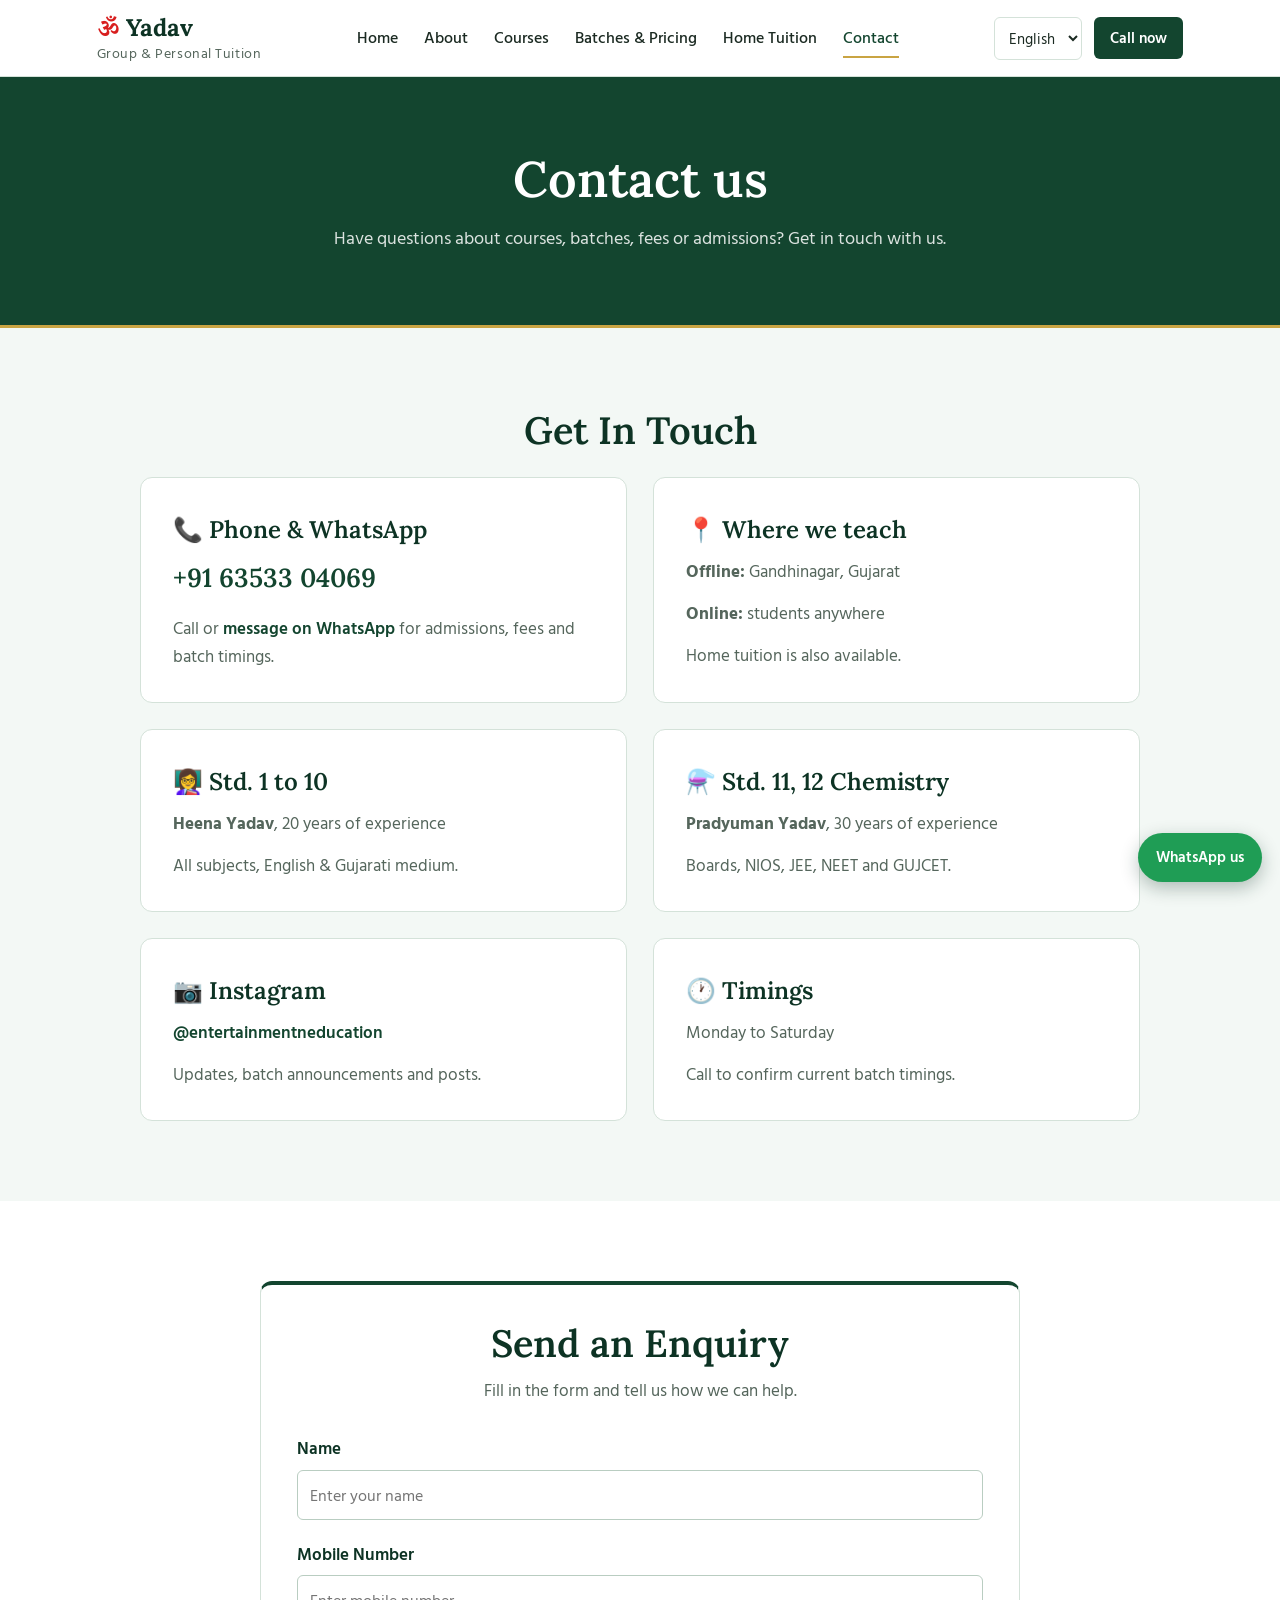
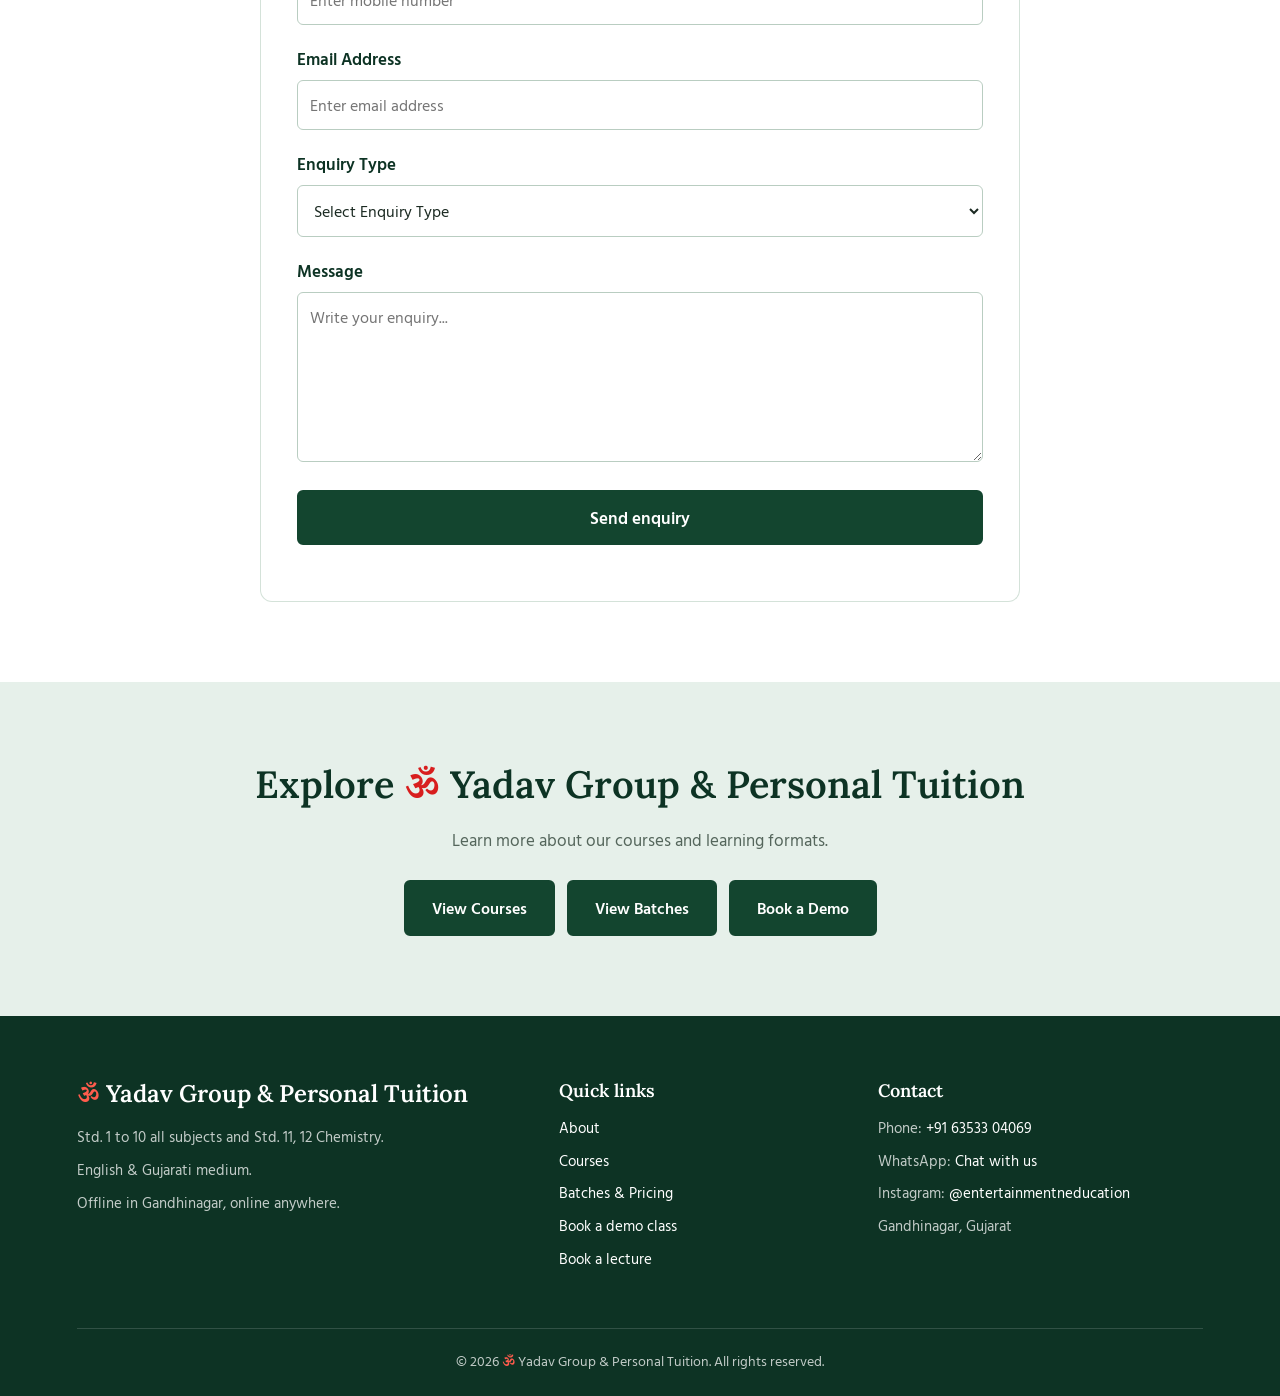
<file: contact.html>
<!DOCTYPE html>
<html lang="en">
<head>
    <meta charset="UTF-8">
    <meta name="viewport" content="width=device-width, initial-scale=1.0">

    <title>Contact Us | Om Yadav Group &amp; Personal Tuition</title>

    <link rel="preconnect" href="https://fonts.googleapis.com">
    <link rel="preconnect" href="https://fonts.gstatic.com" crossorigin>
    <link href="https://fonts.googleapis.com/css2?family=Hind+Vadodara:wght@400;500;600;700&family=Lora:ital,wght@0,500;0,600;0,700;1,500&display=swap" rel="stylesheet">
    <meta name="description" content="Om Yadav Group &amp; Personal Tuition, Gandhinagar. Std. 1 to 10 all subjects by Heena Yadav and Std. 11, 12 Chemistry (Boards, NIOS, JEE, NEET, GUJCET) by Pradyuman Yadav. Offline in Gandhinagar, online anywhere. Call 63533 04069.">
    <meta name="theme-color" content="#13452f">
    <link href="https://fonts.googleapis.com/css2?family=Noto+Serif+Devanagari:wght@700&text=%E0%A5%90&display=swap" rel="stylesheet">
    <link rel="stylesheet" href="style.css">
</head>

<body>

    <!-- HEADER -->
    <header class="site-header">
        <div class="container nav-container">

            <a href="index.html" class="logo" aria-label="Om Yadav Group &amp; Personal Tuition, home">
                <span class="logo-main"><span class="om" role="img" aria-label="Om">ॐ</span> Yadav</span>
                <span class="logo-sub">Group &amp; Personal Tuition</span>
            </a>

            <nav class="navbar" id="site-nav">
                <a href="index.html">Home</a>
                <a href="about.html">About</a>
                <a href="courses.html">Courses</a>
                <a href="batches.html">Batches &amp; Pricing</a>
                <a href="home-tuition.html">Home Tuition</a>
                <a href="contact.html">Contact</a>
            </nav>

            <div class="header-actions">
                <select class="language-select" aria-label="Language">
                    <option>English</option>
                    <option>ગુજરાતી</option>
                    <option>हिंदी</option>
                </select>

                <a href="tel:+916353304069" class="header-call">Call now</a>

                <button class="menu-toggle" aria-controls="site-nav" aria-expanded="false">Menu</button>
            </div>

        </div>
    </header>


    <!-- PAGE HEADER -->
    <section class="page-header">

        <div class="container">

            <h1>Contact us</h1>

            <p>
                Have questions about courses, batches, fees or admissions?
                Get in touch with us.
            </p>

        </div>

    </section>


    <!-- CONTACT INFORMATION -->
    <section class="section">

        <div class="container">

            <h2>Get In Touch</h2>

            <div class="info-grid">

                <div class="info-card">
                    <h3>📞 Phone &amp; WhatsApp</h3>
                    <p class="contact-big">
                        <a href="tel:+916353304069">+91 63533 04069</a>
                    </p>
                    <p>
                        Call or <a href="https://wa.me/916353304069" target="_blank" rel="noopener">message on WhatsApp</a>
                        for admissions, fees and batch timings.
                    </p>
                </div>

                <div class="info-card">
                    <h3>📍 Where we teach</h3>
                    <p><strong>Offline:</strong> Gandhinagar, Gujarat</p>
                    <p><strong>Online:</strong> students anywhere</p>
                    <p>Home tuition is also available.</p>
                </div>

                <div class="info-card">
                    <h3>👩‍🏫 Std. 1 to 10</h3>
                    <p><strong>Heena Yadav</strong>, 20 years of experience</p>
                    <p>All subjects, English &amp; Gujarati medium.</p>
                </div>

                <div class="info-card">
                    <h3>⚗️ Std. 11, 12 Chemistry</h3>
                    <p><strong>Pradyuman Yadav</strong>, 30 years of experience</p>
                    <p>Boards, NIOS, JEE, NEET and GUJCET.</p>
                </div>

                <div class="info-card">
                    <h3>📷 Instagram</h3>
                    <p>
                        <a href="https://www.instagram.com/entertainmentneducation/" target="_blank" rel="noopener">@entertainmentneducation</a>
                    </p>
                    <p>Updates, batch announcements and posts.</p>
                </div>

                <div class="info-card">
                    <h3>🕐 Timings</h3>
                    <p>Monday to Saturday</p>
                    <p>Call to confirm current batch timings.</p>
                </div>

            </div>

        </div>

    </section>


    <!-- CONTACT FORM -->
    <section class="section">

        <div class="container">

            <div class="form-container">

                <h2>Send an Enquiry</h2>

                <p class="section-description">
                    Fill in the form and tell us how we can help.
                </p>


                <form id="contactForm">


                    <!-- NAME -->
                    <div class="form-group">

                        <label for="contactName">
                            Name
                        </label>

                        <input
                            type="text"
                            id="contactName"
                            name="name"
                            placeholder="Enter your name"
                            required
                        >

                    </div>


                    <!-- PHONE -->
                    <div class="form-group">

                        <label for="contactPhone">
                            Mobile Number
                        </label>

                        <input
                            type="tel"
                            id="contactPhone"
                            name="phone"
                            placeholder="Enter mobile number"
                            required
                        >

                    </div>


                    <!-- EMAIL -->
                    <div class="form-group">

                        <label for="contactEmail">
                            Email Address
                        </label>

                        <input
                            type="email"
                            id="contactEmail"
                            name="email"
                            placeholder="Enter email address"
                        >

                    </div>


                    <!-- SUBJECT -->
                    <div class="form-group">

                        <label for="contactSubject">
                            Enquiry Type
                        </label>

                        <select
                            id="contactSubject"
                            name="subject"
                            required
                        >

                            <option value="">
                                Select Enquiry Type
                            </option>

                            <option>Course Enquiry</option>
                            <option>Batch Enquiry</option>
                            <option>Fees Enquiry</option>
                            <option>Demo Class</option>
                            <option>Lecture Booking</option>
                            <option>Home Tuition</option>
                            <option>Other</option>

                        </select>

                    </div>


                    <!-- MESSAGE -->
                    <div class="form-group">

                        <label for="contactMessage">
                            Message
                        </label>

                        <textarea
                            id="contactMessage"
                            name="message"
                            rows="6"
                            placeholder="Write your enquiry..."
                            required
                        ></textarea>

                    </div>


                    <!-- SUBMIT -->
                    <button type="submit" class="btn">
                        Send enquiry on WhatsApp
                    </button>

                </form>


                <div
                    id="contactFormMessage"
                    class="form-message"
                ></div>

            </div>

        </div>

    </section>


    <!-- QUICK LINKS -->
    <section class="cta">

        <div class="container">

            <h2>Explore <span class="om" role="img" aria-label="Om">ॐ</span> Yadav Group &amp; Personal Tuition</h2>

            <p>
                Learn more about our courses and learning formats.
            </p>

            <div class="center-button">

                <a href="courses.html" class="btn">
                    View Courses
                </a>

                <a href="batches.html" class="btn">
                    View Batches
                </a>

                <a href="demo-booking.html" class="btn">
                    Book a Demo
                </a>

            </div>

        </div>

    </section>


    <!-- FOOTER -->
    <footer class="site-footer">

        <div class="footer-content">

            <div>
                <h2><span class="om" role="img" aria-label="Om">ॐ</span> Yadav Group &amp; Personal Tuition</h2>
                <p>Std. 1 to 10 all subjects and Std. 11, 12 Chemistry.</p>
                <p>English &amp; Gujarati medium.</p>
                <p>Offline in Gandhinagar, online anywhere.</p>
            </div>

            <div>
                <h3>Quick links</h3>
                <p><a href="about.html">About</a></p>
                <p><a href="courses.html">Courses</a></p>
                <p><a href="batches.html">Batches &amp; Pricing</a></p>
                <p><a href="demo-booking.html">Book a demo class</a></p>
                <p><a href="lecture-booking.html">Book a lecture</a></p>
            </div>

            <div>
                <h3>Contact</h3>
                <p>Phone: <a href="tel:+916353304069">+91 63533 04069</a></p>
                <p>WhatsApp: <a href="https://wa.me/916353304069" target="_blank" rel="noopener">Chat with us</a></p>
                <p>Instagram: <a href="https://www.instagram.com/entertainmentneducation/" target="_blank" rel="noopener">@entertainmentneducation</a></p>
                <p>Gandhinagar, Gujarat</p>
            </div>

        </div>

        <div class="footer-bottom">
            <p>© 2026 <span class="om" role="img" aria-label="Om">ॐ</span> Yadav Group &amp; Personal Tuition. All rights reserved.</p>
        </div>

    </footer>

    <a href="https://wa.me/916353304069?text=Hello%2C%20I%20would%20like%20to%20know%20about%20tuition%20classes."
       class="whatsapp-float" target="_blank" rel="noopener">WhatsApp us</a>


    <script src="script.js"></script>
    <script src="i18n.js"></script>

</body>
</html>
</file>
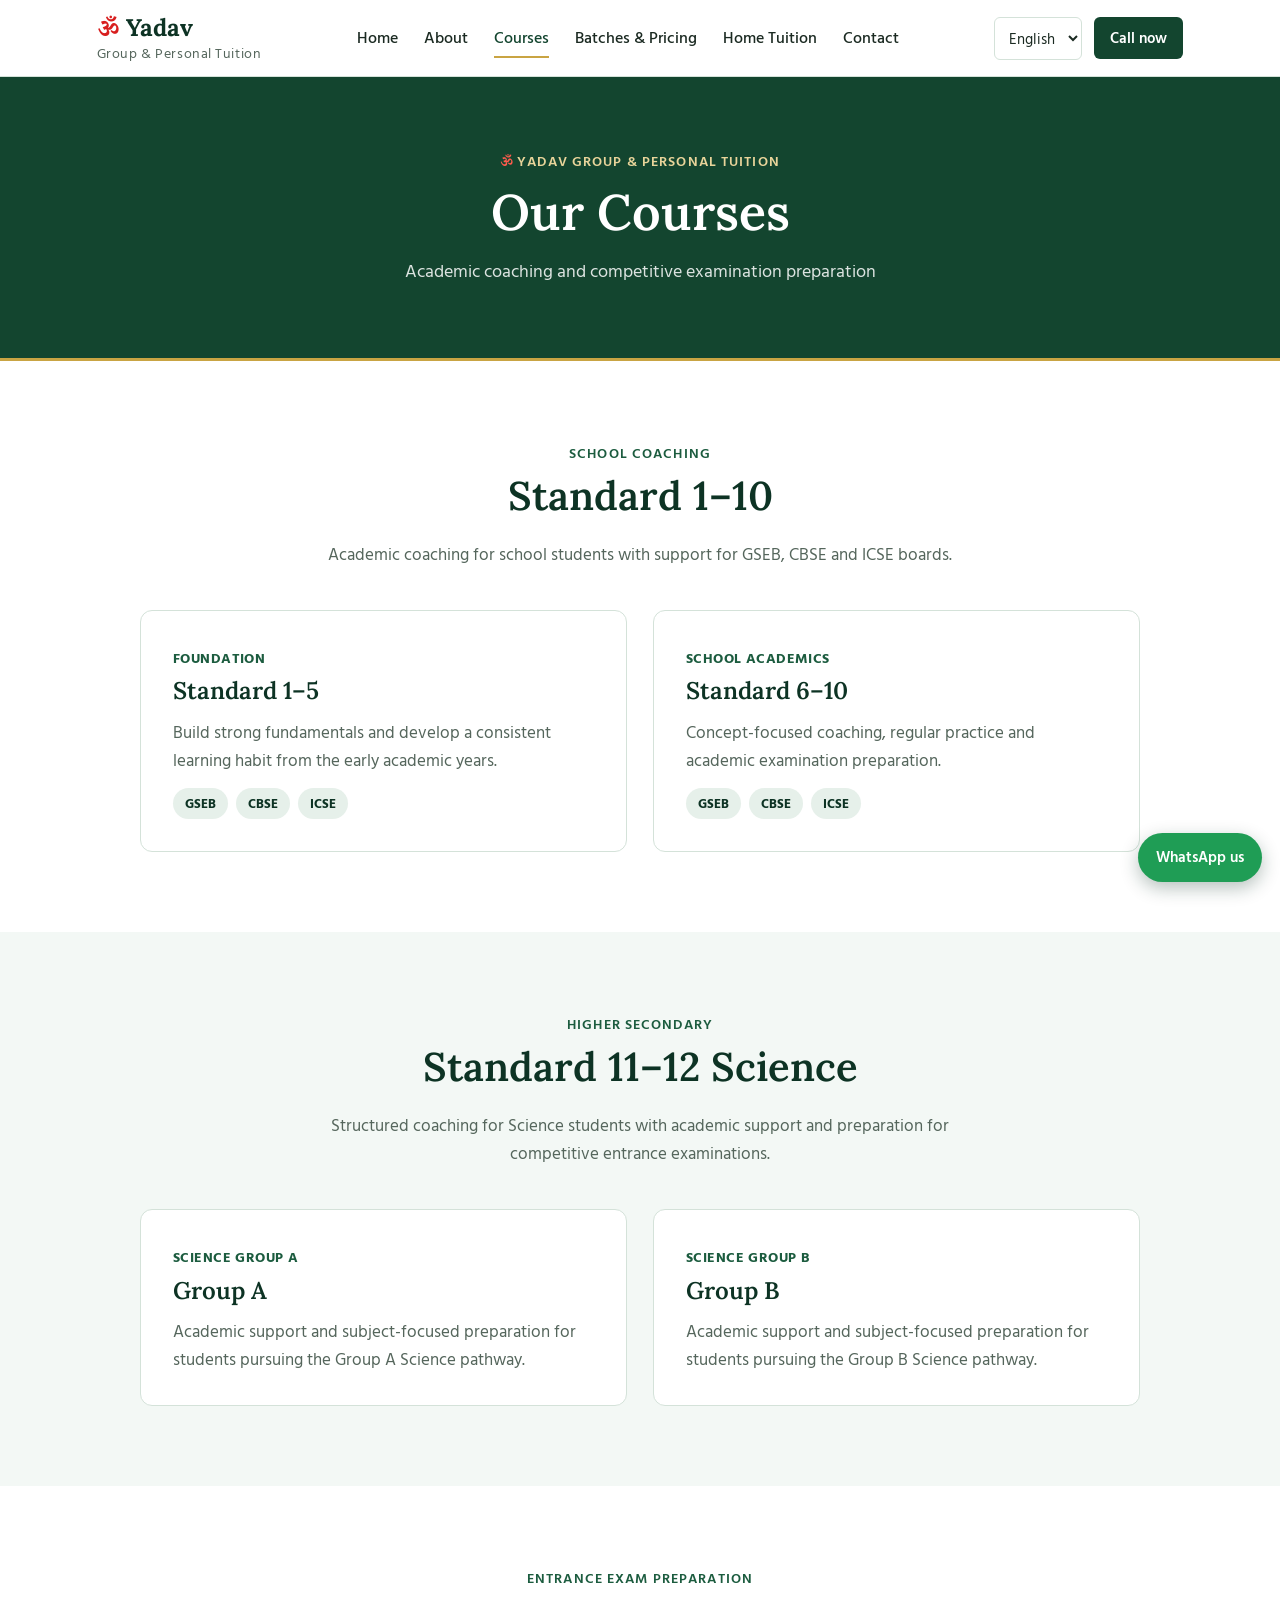
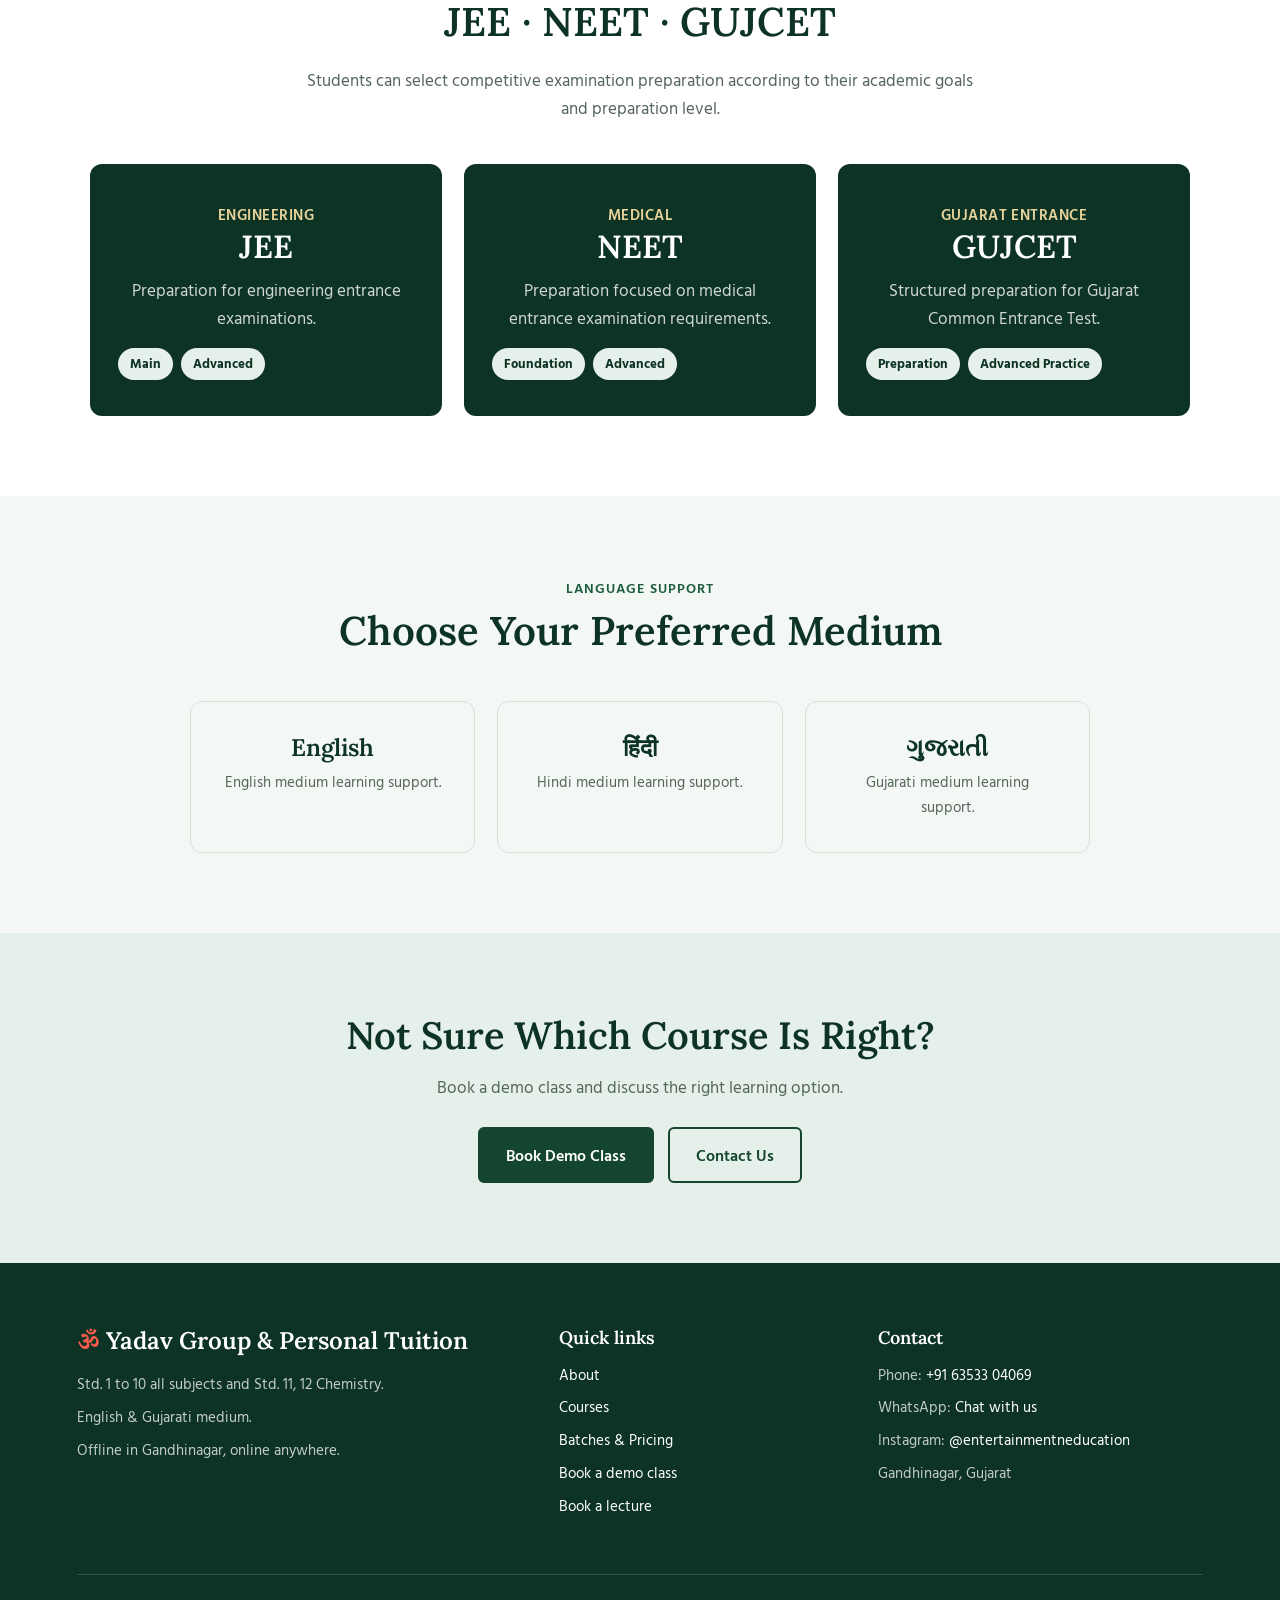
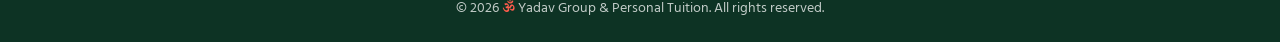
<file: courses.html>
<!DOCTYPE html>
<html lang="en">

<head>

    <meta charset="UTF-8">

    <meta name="viewport" content="width=device-width, initial-scale=1.0">

    <title>Courses | Om Yadav Group &amp; Personal Tuition</title>

    <link rel="preconnect" href="https://fonts.googleapis.com">
    <link rel="preconnect" href="https://fonts.gstatic.com" crossorigin>
    <link href="https://fonts.googleapis.com/css2?family=Hind+Vadodara:wght@400;500;600;700&family=Lora:ital,wght@0,500;0,600;0,700;1,500&display=swap" rel="stylesheet">
    <meta name="description" content="Om Yadav Group &amp; Personal Tuition, Gandhinagar. Std. 1 to 10 all subjects by Heena Yadav and Std. 11, 12 Chemistry (Boards, NIOS, JEE, NEET, GUJCET) by Pradyuman Yadav. Offline in Gandhinagar, online anywhere. Call 63533 04069.">
    <meta name="theme-color" content="#13452f">
    <link href="https://fonts.googleapis.com/css2?family=Noto+Serif+Devanagari:wght@700&text=%E0%A5%90&display=swap" rel="stylesheet">
    <link rel="stylesheet" href="style.css">

</head>


<body>


    <!-- HEADER -->
    <header class="site-header">
        <div class="container nav-container">

            <a href="index.html" class="logo" aria-label="Om Yadav Group &amp; Personal Tuition, home">
                <span class="logo-main"><span class="om" role="img" aria-label="Om">ॐ</span> Yadav</span>
                <span class="logo-sub">Group &amp; Personal Tuition</span>
            </a>

            <nav class="navbar" id="site-nav">
                <a href="index.html">Home</a>
                <a href="about.html">About</a>
                <a href="courses.html">Courses</a>
                <a href="batches.html">Batches &amp; Pricing</a>
                <a href="home-tuition.html">Home Tuition</a>
                <a href="contact.html">Contact</a>
            </nav>

            <div class="header-actions">
                <select class="language-select" aria-label="Language">
                    <option>English</option>
                    <option>ગુજરાતી</option>
                    <option>हिंदी</option>
                </select>

                <a href="tel:+916353304069" class="header-call">Call now</a>

                <button class="menu-toggle" aria-controls="site-nav" aria-expanded="false">Menu</button>
            </div>

        </div>
    </header>



    <!-- PAGE HEADER -->

    <section class="page-header">

        <p><span class="om" role="img" aria-label="Om">ॐ</span> YADAV GROUP &amp; PERSONAL TUITION</p>

        <h2>Our Courses</h2>

        <span>
            Academic coaching and competitive
            examination preparation
        </span>

    </section>



    <main>


        <!-- SCHOOL EDUCATION -->

        <section class="home-section">

            <div class="section-heading">

                <p>SCHOOL COACHING</p>

                <h2>Standard 1–10</h2>

            </div>


            <p class="section-description">

                Academic coaching for school students
                with support for GSEB, CBSE and ICSE
                boards.

            </p>


            <div class="info-grid">


                <!-- STANDARD 1–5 -->

                <div class="info-card">

                    <span class="course-label">
                        FOUNDATION
                    </span>

                    <h3>Standard 1–5</h3>

                    <p>

                        Build strong fundamentals and
                        develop a consistent learning
                        habit from the early academic
                        years.

                    </p>


                    <div class="board-tags">

                        <span>GSEB</span>

                        <span>CBSE</span>

                        <span>ICSE</span>

                    </div>

                </div>



                <!-- STANDARD 6–10 -->

                <div class="info-card">

                    <span class="course-label">
                        SCHOOL ACADEMICS
                    </span>

                    <h3>Standard 6–10</h3>

                    <p>

                        Concept-focused coaching,
                        regular practice and academic
                        examination preparation.

                    </p>


                    <div class="board-tags">

                        <span>GSEB</span>

                        <span>CBSE</span>

                        <span>ICSE</span>

                    </div>

                </div>


            </div>

        </section>



        <!-- 11–12 SCIENCE -->

        <section class="home-section science-section">

            <div class="section-heading">

                <p>HIGHER SECONDARY</p>

                <h2>Standard 11–12 Science</h2>

            </div>


            <p class="section-description">

                Structured coaching for Science students
                with academic support and preparation
                for competitive entrance examinations.

            </p>


            <div class="info-grid">


                <!-- GROUP A -->

                <div class="info-card">

                    <span class="course-label">
                        SCIENCE GROUP A
                    </span>

                    <h3>Group A</h3>

                    <p>

                        Academic support and subject-focused
                        preparation for students pursuing
                        the Group A Science pathway.

                    </p>

                </div>



                <!-- GROUP B -->

                <div class="info-card">

                    <span class="course-label">
                        SCIENCE GROUP B
                    </span>

                    <h3>Group B</h3>

                    <p>

                        Academic support and subject-focused
                        preparation for students pursuing
                        the Group B Science pathway.

                    </p>

                </div>

            </div>

        </section>



        <!-- COMPETITIVE EXAMS -->

        <section class="home-section">

            <div class="section-heading">

                <p>ENTRANCE EXAM PREPARATION</p>

                <h2>JEE · NEET · GUJCET</h2>

            </div>


            <p class="section-description">

                Students can select competitive examination
                preparation according to their academic
                goals and preparation level.

            </p>


            <div class="exam-container">


                <!-- JEE -->

                <div class="exam-card">

                    <span class="course-label">
                        ENGINEERING
                    </span>

                    <h3>JEE</h3>

                    <p>

                        Preparation for engineering
                        entrance examinations.

                    </p>


                    <div class="exam-levels">

                        <span>Main</span>

                        <span>Advanced</span>

                    </div>

                </div>



                <!-- NEET -->

                <div class="exam-card">

                    <span class="course-label">
                        MEDICAL
                    </span>

                    <h3>NEET</h3>

                    <p>

                        Preparation focused on
                        medical entrance examination
                        requirements.

                    </p>


                    <div class="exam-levels">

                        <span>Foundation</span>

                        <span>Advanced</span>

                    </div>

                </div>



                <!-- GUJCET -->

                <div class="exam-card">

                    <span class="course-label">
                        GUJARAT ENTRANCE
                    </span>

                    <h3>GUJCET</h3>

                    <p>

                        Structured preparation for
                        Gujarat Common Entrance Test.

                    </p>


                    <div class="exam-levels">

                        <span>Preparation</span>

                        <span>Advanced Practice</span>

                    </div>

                </div>


            </div>

        </section>



        <!-- MEDIUM -->

        <section class="home-section medium-section">

            <div class="section-heading">

                <p>LANGUAGE SUPPORT</p>

                <h2>Choose Your Preferred Medium</h2>

            </div>


            <div class="medium-container">

                <div class="medium-card">

                    <h3>English</h3>

                    <p>
                        English medium learning support.
                    </p>

                </div>


                <div class="medium-card">

                    <h3>हिंदी</h3>

                    <p>
                        Hindi medium learning support.
                    </p>

                </div>


                <div class="medium-card">

                    <h3>ગુજરાતી</h3>

                    <p>
                        Gujarati medium learning support.
                    </p>

                </div>

            </div>

        </section>



        <!-- CTA -->

        <section class="cta">

            <h2>
                Not Sure Which Course Is Right?
            </h2>

            <p>

                Book a demo class and discuss
                the right learning option.

            </p>


            <div class="hero-buttons">

                <a
                    href="demo-booking.html"
                    class="primary-button"
                >
                    Book Demo Class
                </a>


                <a
                    href="contact.html"
                    class="secondary-button"
                >
                    Contact Us
                </a>

            </div>

        </section>


    </main>



    <!-- FOOTER -->
    <footer class="site-footer">

        <div class="footer-content">

            <div>
                <h2><span class="om" role="img" aria-label="Om">ॐ</span> Yadav Group &amp; Personal Tuition</h2>
                <p>Std. 1 to 10 all subjects and Std. 11, 12 Chemistry.</p>
                <p>English &amp; Gujarati medium.</p>
                <p>Offline in Gandhinagar, online anywhere.</p>
            </div>

            <div>
                <h3>Quick links</h3>
                <p><a href="about.html">About</a></p>
                <p><a href="courses.html">Courses</a></p>
                <p><a href="batches.html">Batches &amp; Pricing</a></p>
                <p><a href="demo-booking.html">Book a demo class</a></p>
                <p><a href="lecture-booking.html">Book a lecture</a></p>
            </div>

            <div>
                <h3>Contact</h3>
                <p>Phone: <a href="tel:+916353304069">+91 63533 04069</a></p>
                <p>WhatsApp: <a href="https://wa.me/916353304069" target="_blank" rel="noopener">Chat with us</a></p>
                <p>Instagram: <a href="https://www.instagram.com/entertainmentneducation/" target="_blank" rel="noopener">@entertainmentneducation</a></p>
                <p>Gandhinagar, Gujarat</p>
            </div>

        </div>

        <div class="footer-bottom">
            <p>© 2026 <span class="om" role="img" aria-label="Om">ॐ</span> Yadav Group &amp; Personal Tuition. All rights reserved.</p>
        </div>

    </footer>

    <a href="https://wa.me/916353304069?text=Hello%2C%20I%20would%20like%20to%20know%20about%20tuition%20classes."
       class="whatsapp-float" target="_blank" rel="noopener">WhatsApp us</a>


    <script src="script.js"></script>
    <script src="i18n.js"></script>

</body>

</html>
</file>
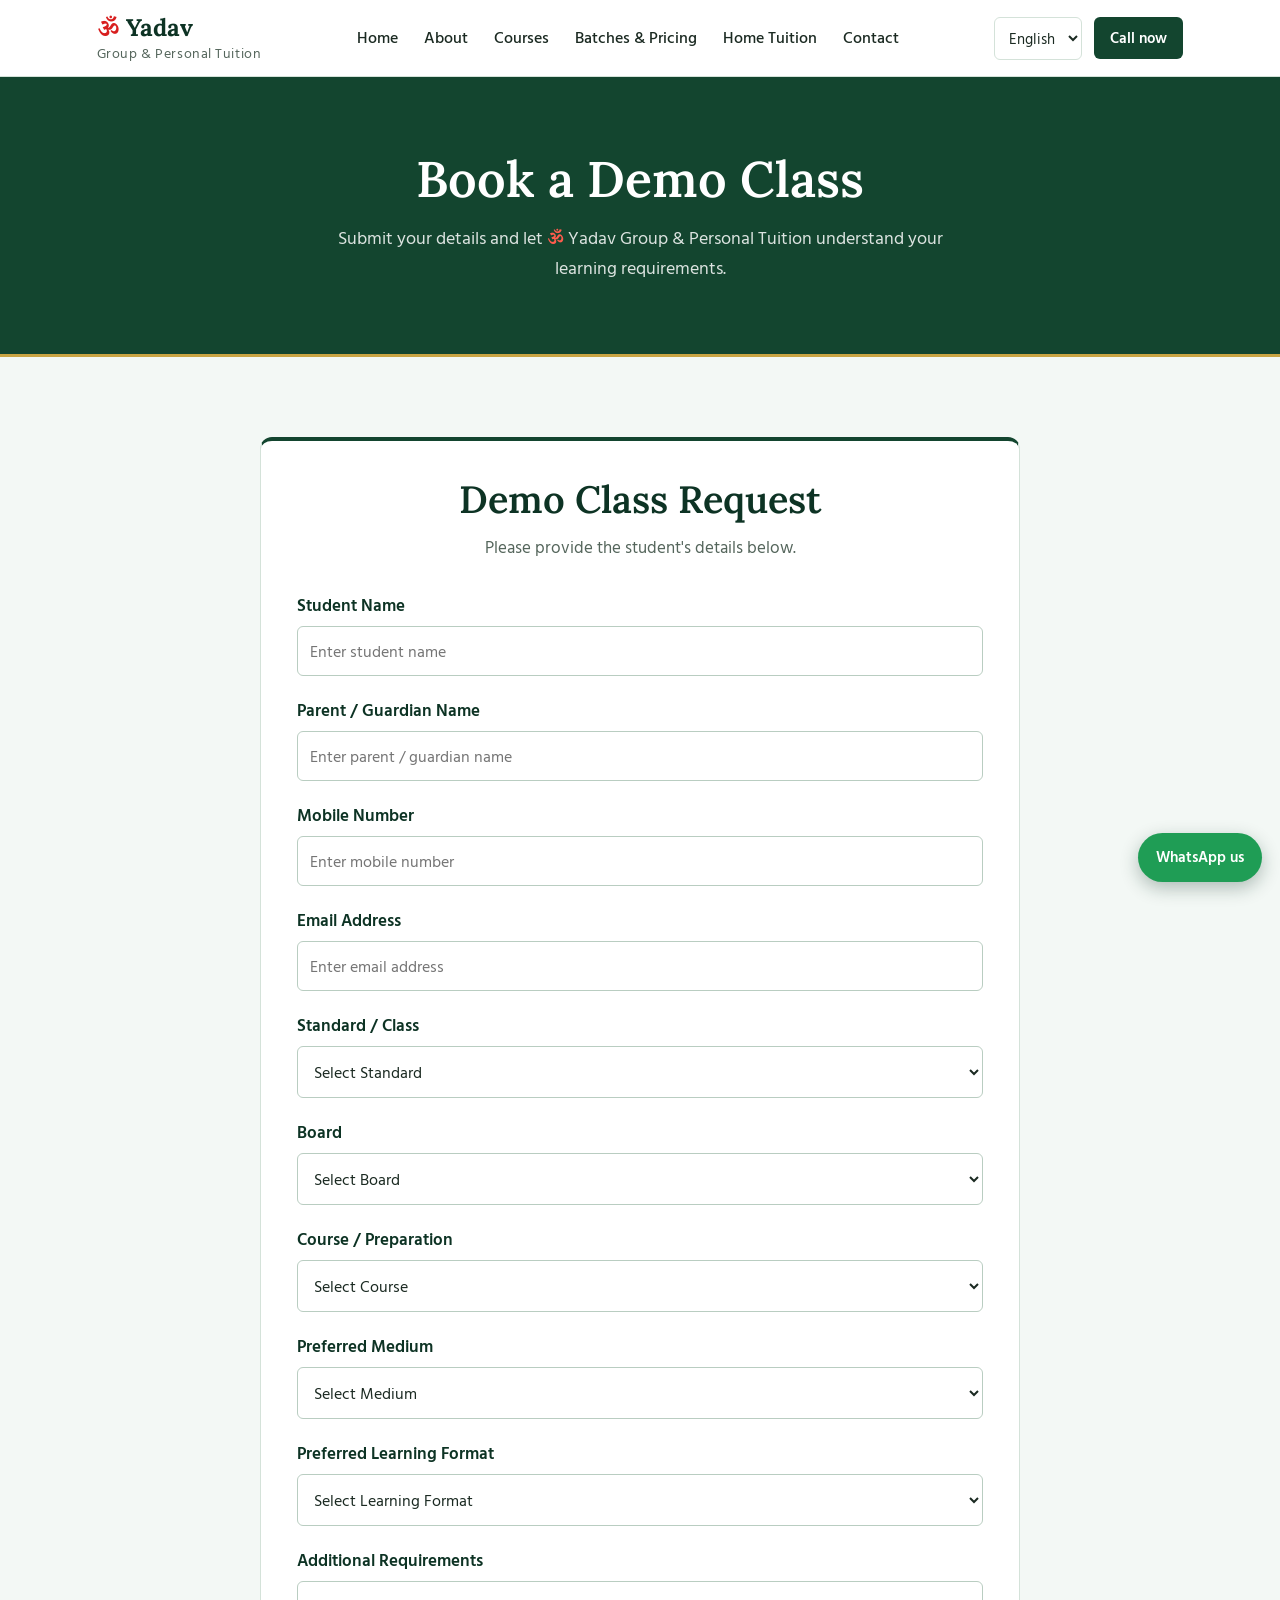
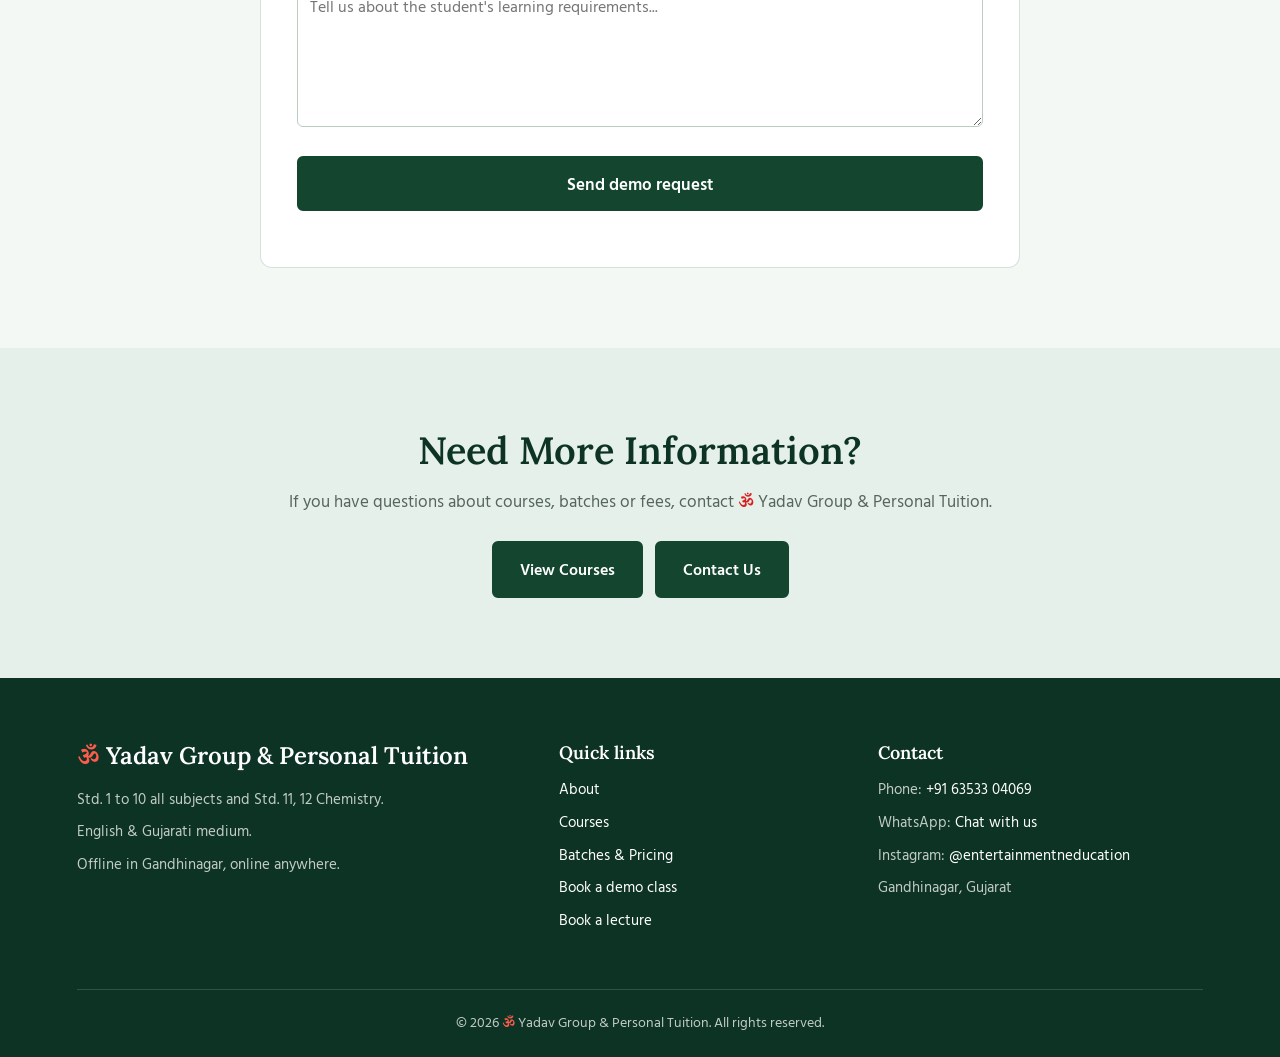
<file: demo-booking.html>
<!DOCTYPE html>
<html lang="en">
<head>
    <meta charset="UTF-8">
    <meta name="viewport" content="width=device-width, initial-scale=1.0">

    <title>Book a Demo | Om Yadav Group &amp; Personal Tuition</title>

    <link rel="preconnect" href="https://fonts.googleapis.com">
    <link rel="preconnect" href="https://fonts.gstatic.com" crossorigin>
    <link href="https://fonts.googleapis.com/css2?family=Hind+Vadodara:wght@400;500;600;700&family=Lora:ital,wght@0,500;0,600;0,700;1,500&display=swap" rel="stylesheet">
    <meta name="description" content="Om Yadav Group &amp; Personal Tuition, Gandhinagar. Std. 1 to 10 all subjects by Heena Yadav and Std. 11, 12 Chemistry (Boards, NIOS, JEE, NEET, GUJCET) by Pradyuman Yadav. Offline in Gandhinagar, online anywhere. Call 63533 04069.">
    <meta name="theme-color" content="#13452f">
    <link href="https://fonts.googleapis.com/css2?family=Noto+Serif+Devanagari:wght@700&text=%E0%A5%90&display=swap" rel="stylesheet">
    <link rel="stylesheet" href="style.css">
</head>

<body>

    <!-- HEADER -->
    <header class="site-header">
        <div class="container nav-container">

            <a href="index.html" class="logo" aria-label="Om Yadav Group &amp; Personal Tuition, home">
                <span class="logo-main"><span class="om" role="img" aria-label="Om">ॐ</span> Yadav</span>
                <span class="logo-sub">Group &amp; Personal Tuition</span>
            </a>

            <nav class="navbar" id="site-nav">
                <a href="index.html">Home</a>
                <a href="about.html">About</a>
                <a href="courses.html">Courses</a>
                <a href="batches.html">Batches &amp; Pricing</a>
                <a href="home-tuition.html">Home Tuition</a>
                <a href="contact.html">Contact</a>
            </nav>

            <div class="header-actions">
                <select class="language-select" aria-label="Language">
                    <option>English</option>
                    <option>ગુજરાતી</option>
                    <option>हिंदी</option>
                </select>

                <a href="tel:+916353304069" class="header-call">Call now</a>

                <button class="menu-toggle" aria-controls="site-nav" aria-expanded="false">Menu</button>
            </div>

        </div>
    </header>


    <!-- PAGE HEADER -->
    <section class="page-header">

        <div class="container">

            <h1>Book a Demo Class</h1>

            <p>
                Submit your details and let <span class="om" role="img" aria-label="Om">ॐ</span> Yadav Group &amp; Personal Tuition understand
                your learning requirements.
            </p>

        </div>

    </section>


    <!-- DEMO FORM -->
    <section class="section">

        <div class="container">

            <div class="form-container">

                <h2>Demo Class Request</h2>

                <p class="section-description">
                    Please provide the student's details below.
                </p>


                <form id="demoForm">

                    <!-- STUDENT NAME -->
                    <div class="form-group">

                        <label for="studentName">
                            Student Name
                        </label>

                        <input
                            type="text"
                            id="studentName"
                            name="studentName"
                            placeholder="Enter student name"
                            required
                        >

                    </div>


                    <!-- PARENT NAME -->
                    <div class="form-group">

                        <label for="parentName">
                            Parent / Guardian Name
                        </label>

                        <input
                            type="text"
                            id="parentName"
                            name="parentName"
                            placeholder="Enter parent / guardian name"
                            required
                        >

                    </div>


                    <!-- PHONE -->
                    <div class="form-group">

                        <label for="phone">
                            Mobile Number
                        </label>

                        <input
                            type="tel"
                            id="phone"
                            name="phone"
                            placeholder="Enter mobile number"
                            required
                        >

                    </div>


                    <!-- EMAIL -->
                    <div class="form-group">

                        <label for="email">
                            Email Address
                        </label>

                        <input
                            type="email"
                            id="email"
                            name="email"
                            placeholder="Enter email address"
                        >

                    </div>


                    <!-- STANDARD -->
                    <div class="form-group">

                        <label for="standard">
                            Standard / Class
                        </label>

                        <select id="standard" name="standard" required>

                            <option value="">
                                Select Standard
                            </option>

                            <option>Standard 1</option>
                            <option>Standard 2</option>
                            <option>Standard 3</option>
                            <option>Standard 4</option>
                            <option>Standard 5</option>
                            <option>Standard 6</option>
                            <option>Standard 7</option>
                            <option>Standard 8</option>
                            <option>Standard 9</option>
                            <option>Standard 10</option>
                            <option>Standard 11 - Science</option>
                            <option>Standard 12 - Science</option>

                        </select>

                    </div>


                    <!-- BOARD -->
                    <div class="form-group">

                        <label for="board">
                            Board
                        </label>

                        <select id="board" name="board">

                            <option value="">
                                Select Board
                            </option>

                            <option>GSEB</option>
                            <option>CBSE</option>
                            <option>ICSE</option>
                            <option>Not Applicable</option>

                        </select>

                    </div>


                    <!-- COURSE -->
                    <div class="form-group">

                        <label for="course">
                            Course / Preparation
                        </label>

                        <select id="course" name="course">

                            <option value="">
                                Select Course
                            </option>

                            <option>School Coaching</option>
                            <option>11–12 Science - Group A</option>
                            <option>11–12 Science - Group B</option>
                            <option>JEE</option>
                            <option>NEET</option>
                            <option>GUJCET</option>

                        </select>

                    </div>


                    <!-- MEDIUM -->
                    <div class="form-group">

                        <label for="medium">
                            Preferred Medium
                        </label>

                        <select id="medium" name="medium">

                            <option value="">
                                Select Medium
                            </option>

                            <option>English</option>
                            <option>Hindi</option>
                            <option>Gujarati</option>

                        </select>

                    </div>


                    <!-- BATCH -->
                    <div class="form-group">

                        <label for="batch">
                            Preferred Learning Format
                        </label>

                        <select id="batch" name="batch">

                            <option value="">
                                Select Learning Format
                            </option>

                            <option>Group Batch</option>
                            <option>Personal Batch 1</option>
                            <option>Personal Batch 2</option>
                            <option>Home Tuition</option>

                        </select>

                    </div>


                    <!-- MESSAGE -->
                    <div class="form-group">

                        <label for="message">
                            Additional Requirements
                        </label>

                        <textarea
                            id="message"
                            name="message"
                            rows="5"
                            placeholder="Tell us about the student's learning requirements..."
                        ></textarea>

                    </div>


                    <!-- SUBMIT -->
                    <button type="submit" class="btn">
                        Send demo request on WhatsApp
                    </button>

                </form>


                <!-- SUCCESS MESSAGE -->
                <div id="demoMessage" class="form-message"></div>

            </div>

        </div>

    </section>


    <!-- CTA -->
    <section class="cta">

        <div class="container">

            <h2>Need More Information?</h2>

            <p>
                If you have questions about courses, batches or fees,
                contact <span class="om" role="img" aria-label="Om">ॐ</span> Yadav Group &amp; Personal Tuition.
            </p>

            <div class="center-button">

                <a href="courses.html" class="btn">
                    View Courses
                </a>

                <a href="contact.html" class="btn">
                    Contact Us
                </a>

            </div>

        </div>

    </section>


    <!-- FOOTER -->
    <footer class="site-footer">

        <div class="footer-content">

            <div>
                <h2><span class="om" role="img" aria-label="Om">ॐ</span> Yadav Group &amp; Personal Tuition</h2>
                <p>Std. 1 to 10 all subjects and Std. 11, 12 Chemistry.</p>
                <p>English &amp; Gujarati medium.</p>
                <p>Offline in Gandhinagar, online anywhere.</p>
            </div>

            <div>
                <h3>Quick links</h3>
                <p><a href="about.html">About</a></p>
                <p><a href="courses.html">Courses</a></p>
                <p><a href="batches.html">Batches &amp; Pricing</a></p>
                <p><a href="demo-booking.html">Book a demo class</a></p>
                <p><a href="lecture-booking.html">Book a lecture</a></p>
            </div>

            <div>
                <h3>Contact</h3>
                <p>Phone: <a href="tel:+916353304069">+91 63533 04069</a></p>
                <p>WhatsApp: <a href="https://wa.me/916353304069" target="_blank" rel="noopener">Chat with us</a></p>
                <p>Instagram: <a href="https://www.instagram.com/entertainmentneducation/" target="_blank" rel="noopener">@entertainmentneducation</a></p>
                <p>Gandhinagar, Gujarat</p>
            </div>

        </div>

        <div class="footer-bottom">
            <p>© 2026 <span class="om" role="img" aria-label="Om">ॐ</span> Yadav Group &amp; Personal Tuition. All rights reserved.</p>
        </div>

    </footer>

    <a href="https://wa.me/916353304069?text=Hello%2C%20I%20would%20like%20to%20know%20about%20tuition%20classes."
       class="whatsapp-float" target="_blank" rel="noopener">WhatsApp us</a>


    <!-- JAVASCRIPT -->
    <script src="script.js"></script>
    <script src="i18n.js"></script>

</body>
</html>
</file>
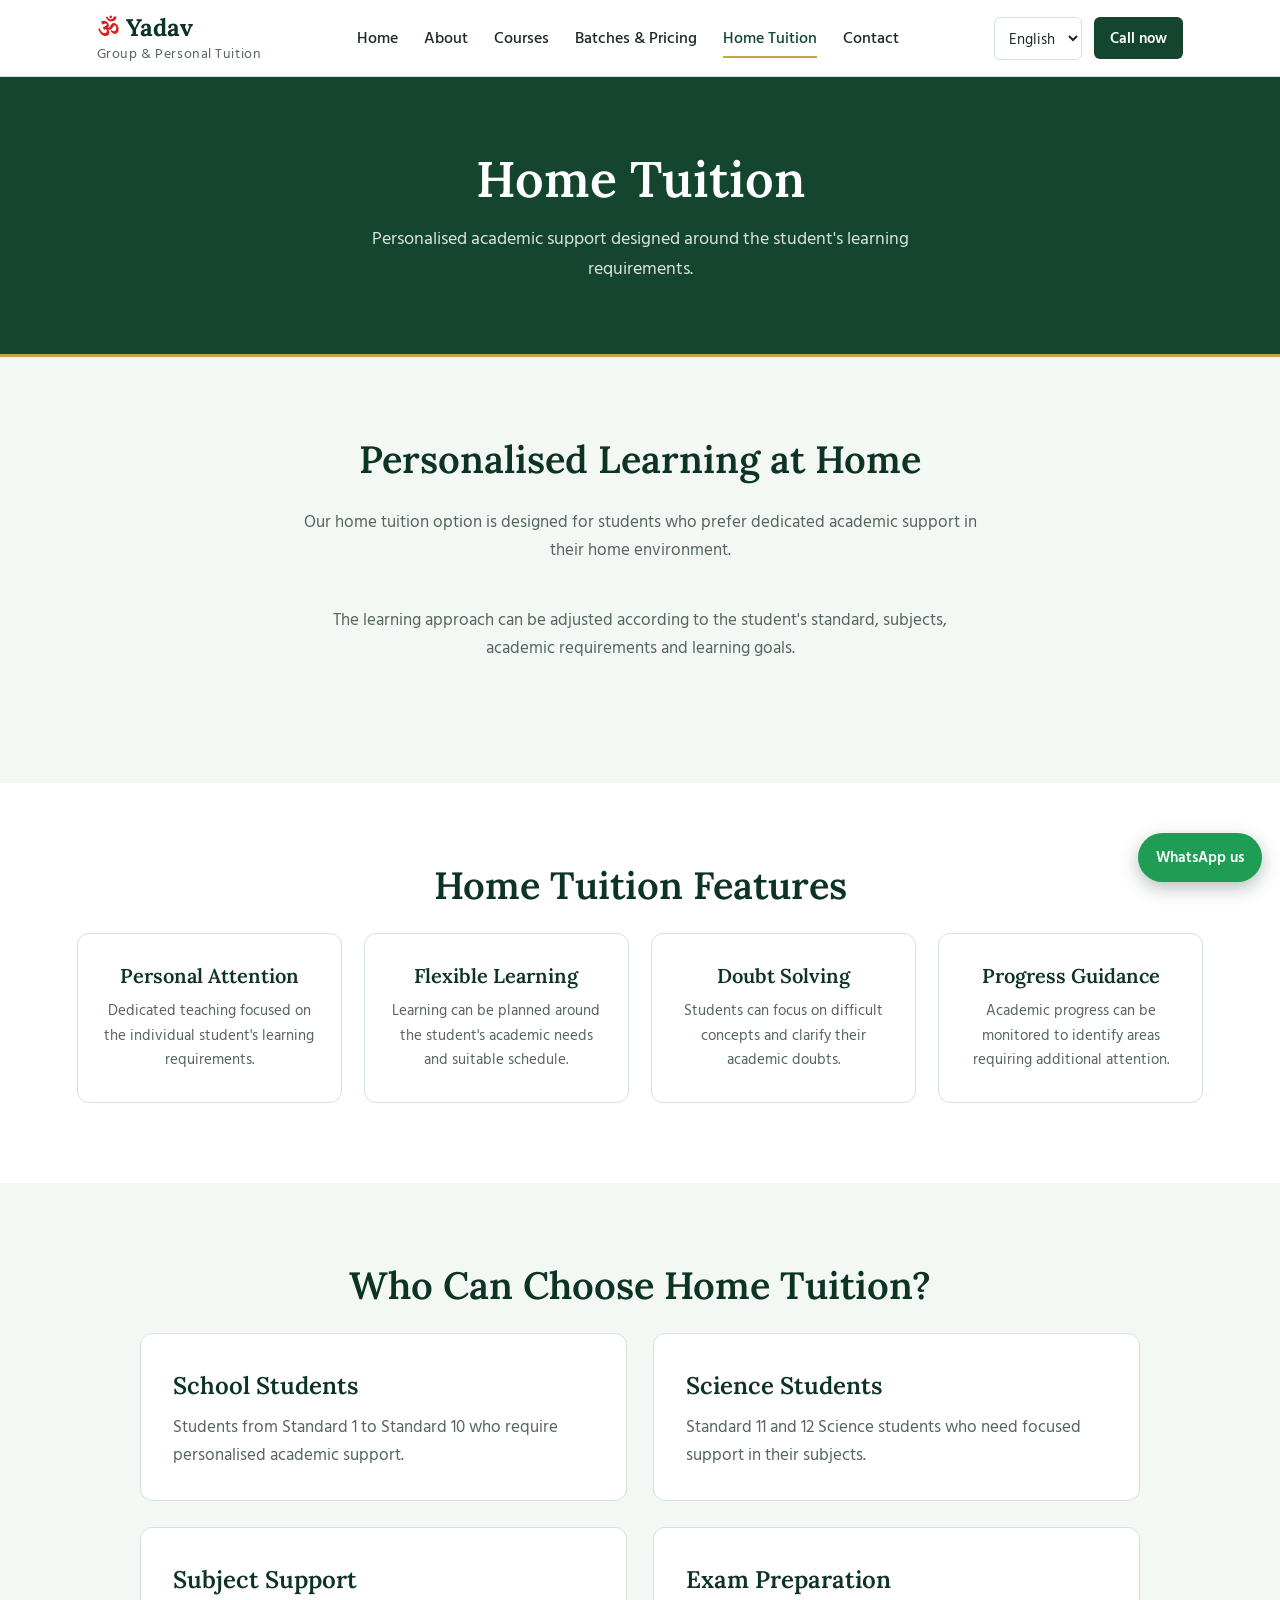
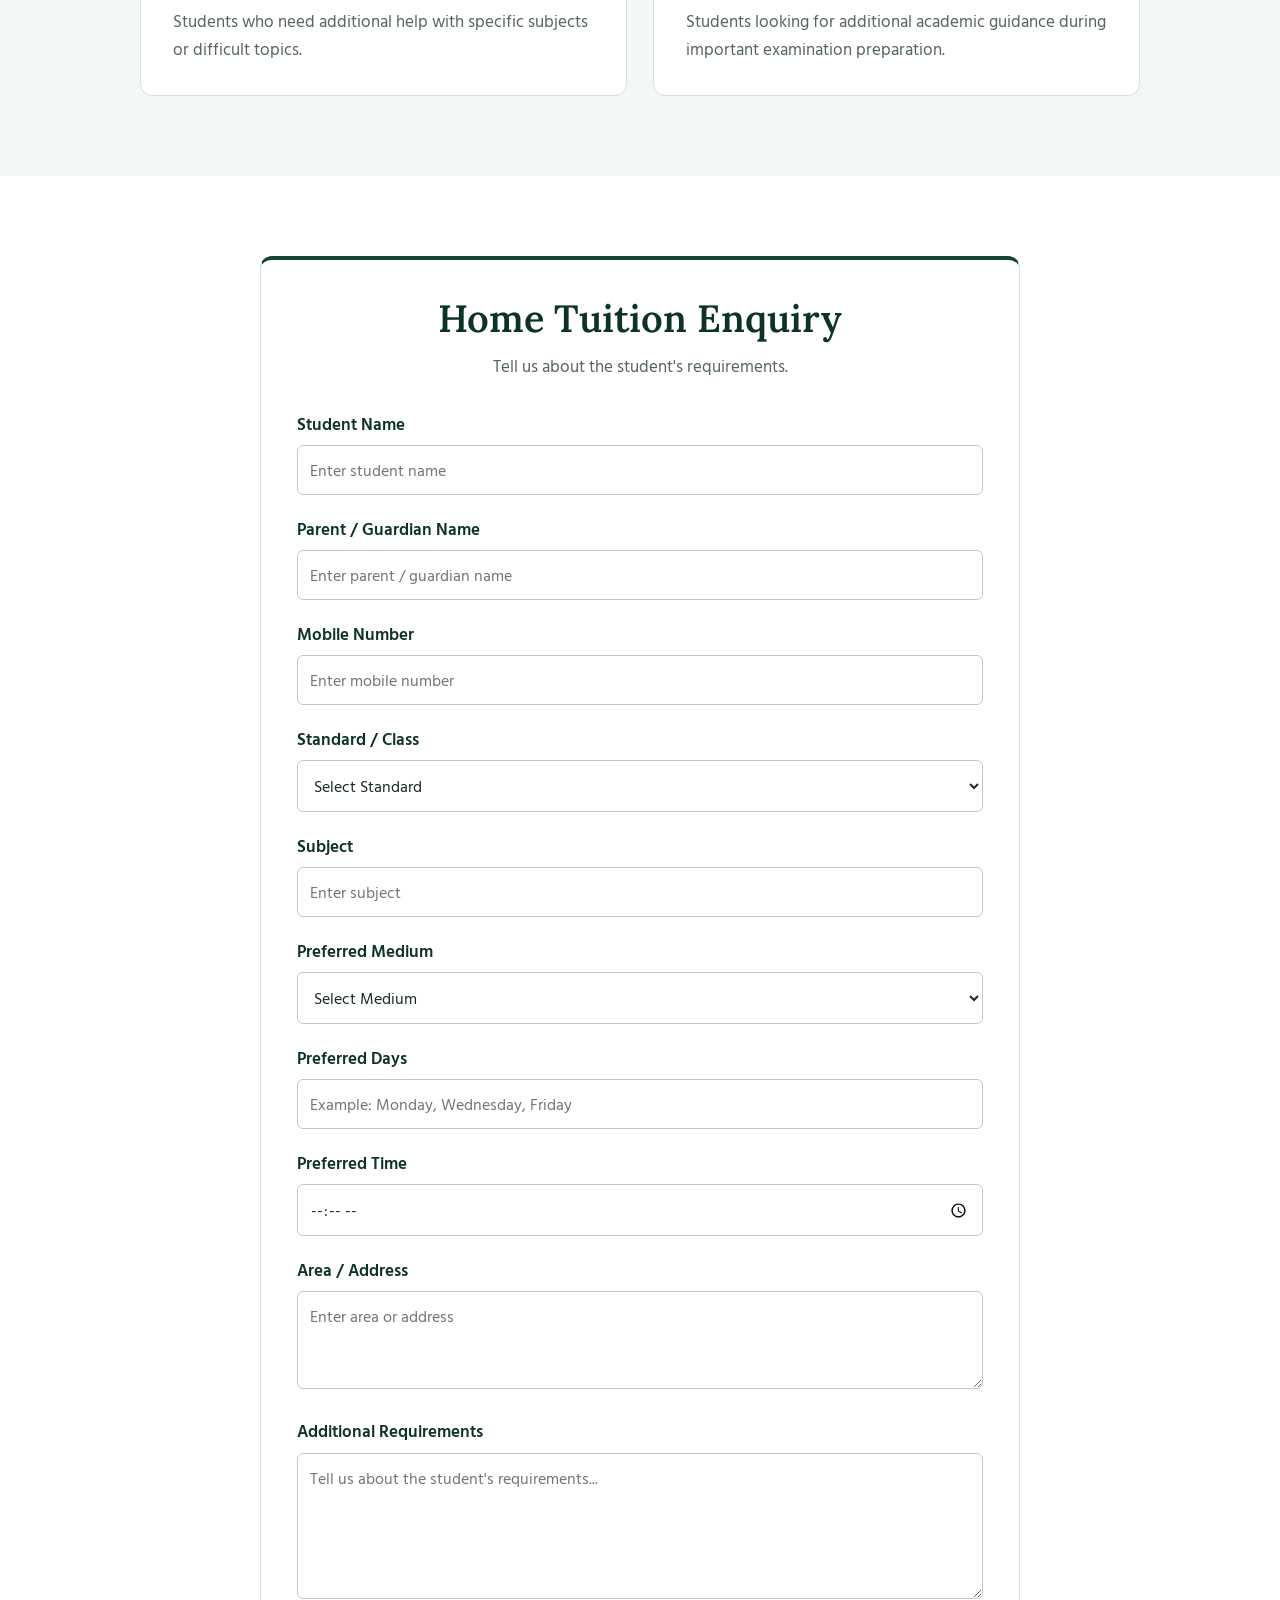
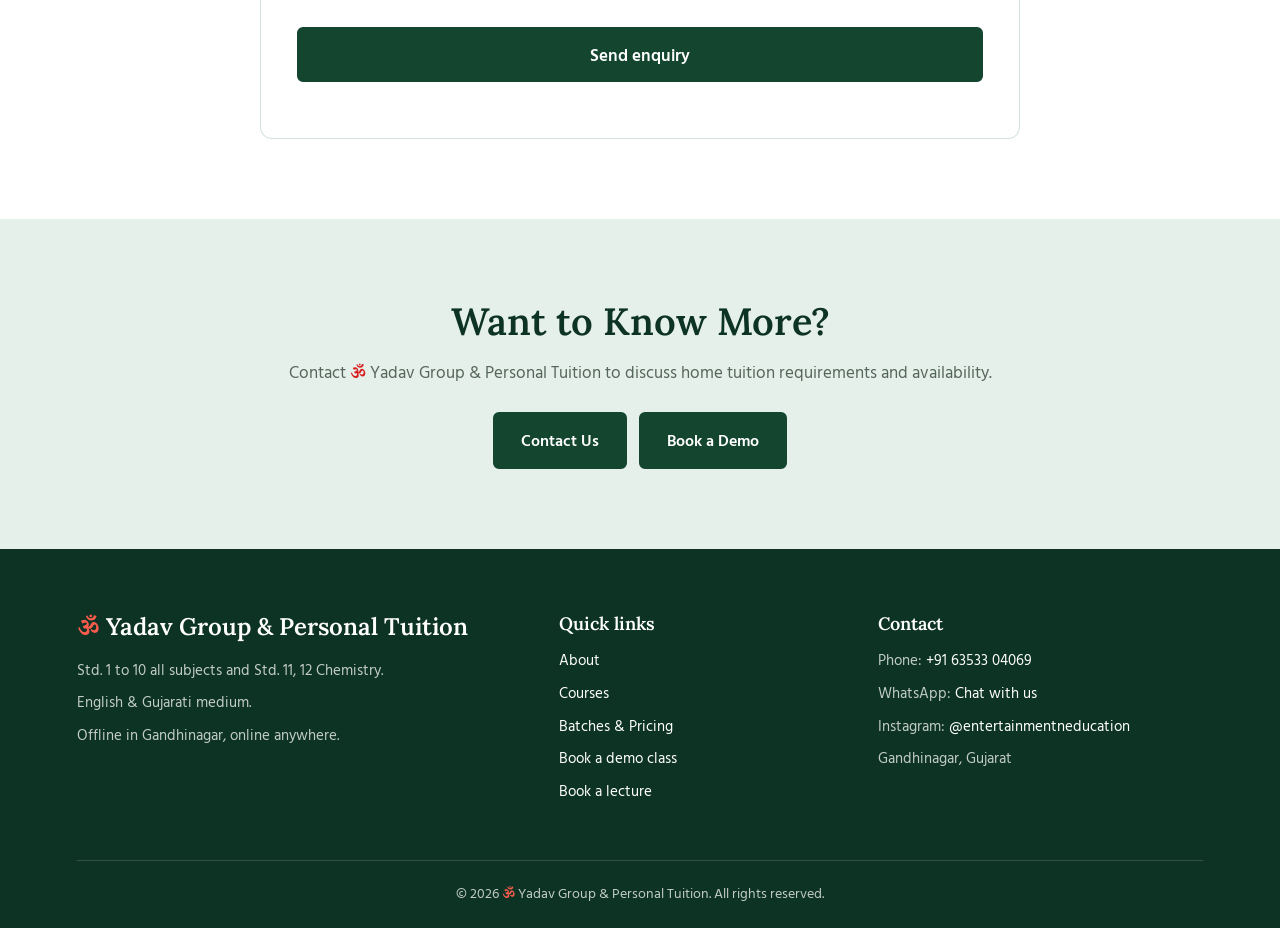
<file: home-tuition.html>
<!DOCTYPE html>
<html lang="en">
<head>
    <meta charset="UTF-8">
    <meta name="viewport" content="width=device-width, initial-scale=1.0">

    <title>Home Tuition | Om Yadav Group &amp; Personal Tuition</title>

    <link rel="preconnect" href="https://fonts.googleapis.com">
    <link rel="preconnect" href="https://fonts.gstatic.com" crossorigin>
    <link href="https://fonts.googleapis.com/css2?family=Hind+Vadodara:wght@400;500;600;700&family=Lora:ital,wght@0,500;0,600;0,700;1,500&display=swap" rel="stylesheet">
    <meta name="description" content="Om Yadav Group &amp; Personal Tuition, Gandhinagar. Std. 1 to 10 all subjects by Heena Yadav and Std. 11, 12 Chemistry (Boards, NIOS, JEE, NEET, GUJCET) by Pradyuman Yadav. Offline in Gandhinagar, online anywhere. Call 63533 04069.">
    <meta name="theme-color" content="#13452f">
    <link href="https://fonts.googleapis.com/css2?family=Noto+Serif+Devanagari:wght@700&text=%E0%A5%90&display=swap" rel="stylesheet">
    <link rel="stylesheet" href="style.css">
</head>

<body>

    <!-- HEADER -->
    <header class="site-header">
        <div class="container nav-container">

            <a href="index.html" class="logo" aria-label="Om Yadav Group &amp; Personal Tuition, home">
                <span class="logo-main"><span class="om" role="img" aria-label="Om">ॐ</span> Yadav</span>
                <span class="logo-sub">Group &amp; Personal Tuition</span>
            </a>

            <nav class="navbar" id="site-nav">
                <a href="index.html">Home</a>
                <a href="about.html">About</a>
                <a href="courses.html">Courses</a>
                <a href="batches.html">Batches &amp; Pricing</a>
                <a href="home-tuition.html">Home Tuition</a>
                <a href="contact.html">Contact</a>
            </nav>

            <div class="header-actions">
                <select class="language-select" aria-label="Language">
                    <option>English</option>
                    <option>ગુજરાતી</option>
                    <option>हिंदी</option>
                </select>

                <a href="tel:+916353304069" class="header-call">Call now</a>

                <button class="menu-toggle" aria-controls="site-nav" aria-expanded="false">Menu</button>
            </div>

        </div>
    </header>


    <!-- PAGE HEADER -->
    <section class="page-header">

        <div class="container">

            <h1>Home Tuition</h1>

            <p>
                Personalised academic support designed around
                the student's learning requirements.
            </p>

        </div>

    </section>


    <!-- INTRODUCTION -->
    <section class="section">

        <div class="container">

            <h2>Personalised Learning at Home</h2>

            <p class="section-description">

                Our home tuition option is designed for students
                who prefer dedicated academic support in their home
                environment.

            </p>

            <p class="section-description">

                The learning approach can be adjusted according to the
                student's standard, subjects, academic requirements and
                learning goals.

            </p>

        </div>

    </section>


    <!-- BENEFITS -->
    <section class="section">

        <div class="container">

            <h2>Home Tuition Features</h2>

            <div class="feature-grid">


                <div class="feature-card">

                    <h3>Personal Attention</h3>

                    <p>
                        Dedicated teaching focused on the individual
                        student's learning requirements.
                    </p>

                </div>


                <div class="feature-card">

                    <h3>Flexible Learning</h3>

                    <p>
                        Learning can be planned around the student's
                        academic needs and suitable schedule.
                    </p>

                </div>


                <div class="feature-card">

                    <h3>Doubt Solving</h3>

                    <p>
                        Students can focus on difficult concepts and
                        clarify their academic doubts.
                    </p>

                </div>


                <div class="feature-card">

                    <h3>Progress Guidance</h3>

                    <p>
                        Academic progress can be monitored to identify
                        areas requiring additional attention.
                    </p>

                </div>

            </div>

        </div>

    </section>


    <!-- SUITABLE FOR -->
    <section class="section">

        <div class="container">

            <h2>Who Can Choose Home Tuition?</h2>

            <div class="info-grid">


                <div class="info-card">

                    <h3>School Students</h3>

                    <p>
                        Students from Standard 1 to Standard 10 who
                        require personalised academic support.
                    </p>

                </div>


                <div class="info-card">

                    <h3>Science Students</h3>

                    <p>
                        Standard 11 and 12 Science students who need
                        focused support in their subjects.
                    </p>

                </div>


                <div class="info-card">

                    <h3>Subject Support</h3>

                    <p>
                        Students who need additional help with specific
                        subjects or difficult topics.
                    </p>

                </div>


                <div class="info-card">

                    <h3>Exam Preparation</h3>

                    <p>
                        Students looking for additional academic guidance
                        during important examination preparation.
                    </p>

                </div>


            </div>

        </div>

    </section>


    <!-- HOME TUITION ENQUIRY -->
    <section class="section">

        <div class="container">

            <div class="form-container">

                <h2>Home Tuition Enquiry</h2>

                <p class="section-description">
                    Tell us about the student's requirements.
                </p>


                <form id="tuitionForm">


                    <!-- STUDENT NAME -->
                    <div class="form-group">

                        <label for="tuitionStudentName">
                            Student Name
                        </label>

                        <input
                            type="text"
                            id="tuitionStudentName"
                            name="studentName"
                            placeholder="Enter student name"
                            required
                        >

                    </div>


                    <!-- PARENT NAME -->
                    <div class="form-group">

                        <label for="tuitionParentName">
                            Parent / Guardian Name
                        </label>

                        <input
                            type="text"
                            id="tuitionParentName"
                            name="parentName"
                            placeholder="Enter parent / guardian name"
                            required
                        >

                    </div>


                    <!-- PHONE -->
                    <div class="form-group">

                        <label for="tuitionPhone">
                            Mobile Number
                        </label>

                        <input
                            type="tel"
                            id="tuitionPhone"
                            name="phone"
                            placeholder="Enter mobile number"
                            required
                        >

                    </div>


                    <!-- STANDARD -->
                    <div class="form-group">

                        <label for="tuitionStandard">
                            Standard / Class
                        </label>

                        <select
                            id="tuitionStandard"
                            name="standard"
                            required
                        >

                            <option value="">
                                Select Standard
                            </option>

                            <option>Standard 1</option>
                            <option>Standard 2</option>
                            <option>Standard 3</option>
                            <option>Standard 4</option>
                            <option>Standard 5</option>
                            <option>Standard 6</option>
                            <option>Standard 7</option>
                            <option>Standard 8</option>
                            <option>Standard 9</option>
                            <option>Standard 10</option>
                            <option>Standard 11 - Science</option>
                            <option>Standard 12 - Science</option>

                        </select>

                    </div>


                    <!-- SUBJECT -->
                    <div class="form-group">

                        <label for="tuitionSubject">
                            Subject
                        </label>

                        <input
                            type="text"
                            id="tuitionSubject"
                            name="subject"
                            placeholder="Enter subject"
                            required
                        >

                    </div>


                    <!-- MEDIUM -->
                    <div class="form-group">

                        <label for="tuitionMedium">
                            Preferred Medium
                        </label>

                        <select id="tuitionMedium" name="medium">

                            <option value="">
                                Select Medium
                            </option>

                            <option>English</option>
                            <option>Hindi</option>
                            <option>Gujarati</option>

                        </select>

                    </div>


                    <!-- PREFERRED DAYS -->
                    <div class="form-group">

                        <label for="tuitionDays">
                            Preferred Days
                        </label>

                        <input
                            type="text"
                            id="tuitionDays"
                            name="preferredDays"
                            placeholder="Example: Monday, Wednesday, Friday"
                        >

                    </div>


                    <!-- PREFERRED TIME -->
                    <div class="form-group">

                        <label for="tuitionTime">
                            Preferred Time
                        </label>

                        <input
                            type="time"
                            id="tuitionTime"
                            name="preferredTime"
                        >

                    </div>


                    <!-- ADDRESS -->
                    <div class="form-group">

                        <label for="tuitionAddress">
                            Area / Address
                        </label>

                        <textarea
                            id="tuitionAddress"
                            name="address"
                            rows="3"
                            placeholder="Enter area or address"
                            required
                        ></textarea>

                    </div>


                    <!-- REQUIREMENTS -->
                    <div class="form-group">

                        <label for="tuitionRequirements">
                            Additional Requirements
                        </label>

                        <textarea
                            id="tuitionRequirements"
                            name="requirements"
                            rows="5"
                            placeholder="Tell us about the student's requirements..."
                        ></textarea>

                    </div>


                    <!-- SUBMIT -->
                    <button type="submit" class="btn">
                        Send enquiry on WhatsApp
                    </button>

                </form>


                <div
                    id="tuitionMessage"
                    class="form-message"
                ></div>

            </div>

        </div>

    </section>


    <!-- CTA -->
    <section class="cta">

        <div class="container">

            <h2>Want to Know More?</h2>

            <p>
                Contact <span class="om" role="img" aria-label="Om">ॐ</span> Yadav Group &amp; Personal Tuition to discuss home tuition
                requirements and availability.
            </p>

            <div class="center-button">

                <a href="contact.html" class="btn">
                    Contact Us
                </a>

                <a href="demo-booking.html" class="btn">
                    Book a Demo
                </a>

            </div>

        </div>

    </section>


    <!-- FOOTER -->
    <footer class="site-footer">

        <div class="footer-content">

            <div>
                <h2><span class="om" role="img" aria-label="Om">ॐ</span> Yadav Group &amp; Personal Tuition</h2>
                <p>Std. 1 to 10 all subjects and Std. 11, 12 Chemistry.</p>
                <p>English &amp; Gujarati medium.</p>
                <p>Offline in Gandhinagar, online anywhere.</p>
            </div>

            <div>
                <h3>Quick links</h3>
                <p><a href="about.html">About</a></p>
                <p><a href="courses.html">Courses</a></p>
                <p><a href="batches.html">Batches &amp; Pricing</a></p>
                <p><a href="demo-booking.html">Book a demo class</a></p>
                <p><a href="lecture-booking.html">Book a lecture</a></p>
            </div>

            <div>
                <h3>Contact</h3>
                <p>Phone: <a href="tel:+916353304069">+91 63533 04069</a></p>
                <p>WhatsApp: <a href="https://wa.me/916353304069" target="_blank" rel="noopener">Chat with us</a></p>
                <p>Instagram: <a href="https://www.instagram.com/entertainmentneducation/" target="_blank" rel="noopener">@entertainmentneducation</a></p>
                <p>Gandhinagar, Gujarat</p>
            </div>

        </div>

        <div class="footer-bottom">
            <p>© 2026 <span class="om" role="img" aria-label="Om">ॐ</span> Yadav Group &amp; Personal Tuition. All rights reserved.</p>
        </div>

    </footer>

    <a href="https://wa.me/916353304069?text=Hello%2C%20I%20would%20like%20to%20know%20about%20tuition%20classes."
       class="whatsapp-float" target="_blank" rel="noopener">WhatsApp us</a>


    <script src="script.js"></script>
    <script src="i18n.js"></script>

</body>
</html>
</file>
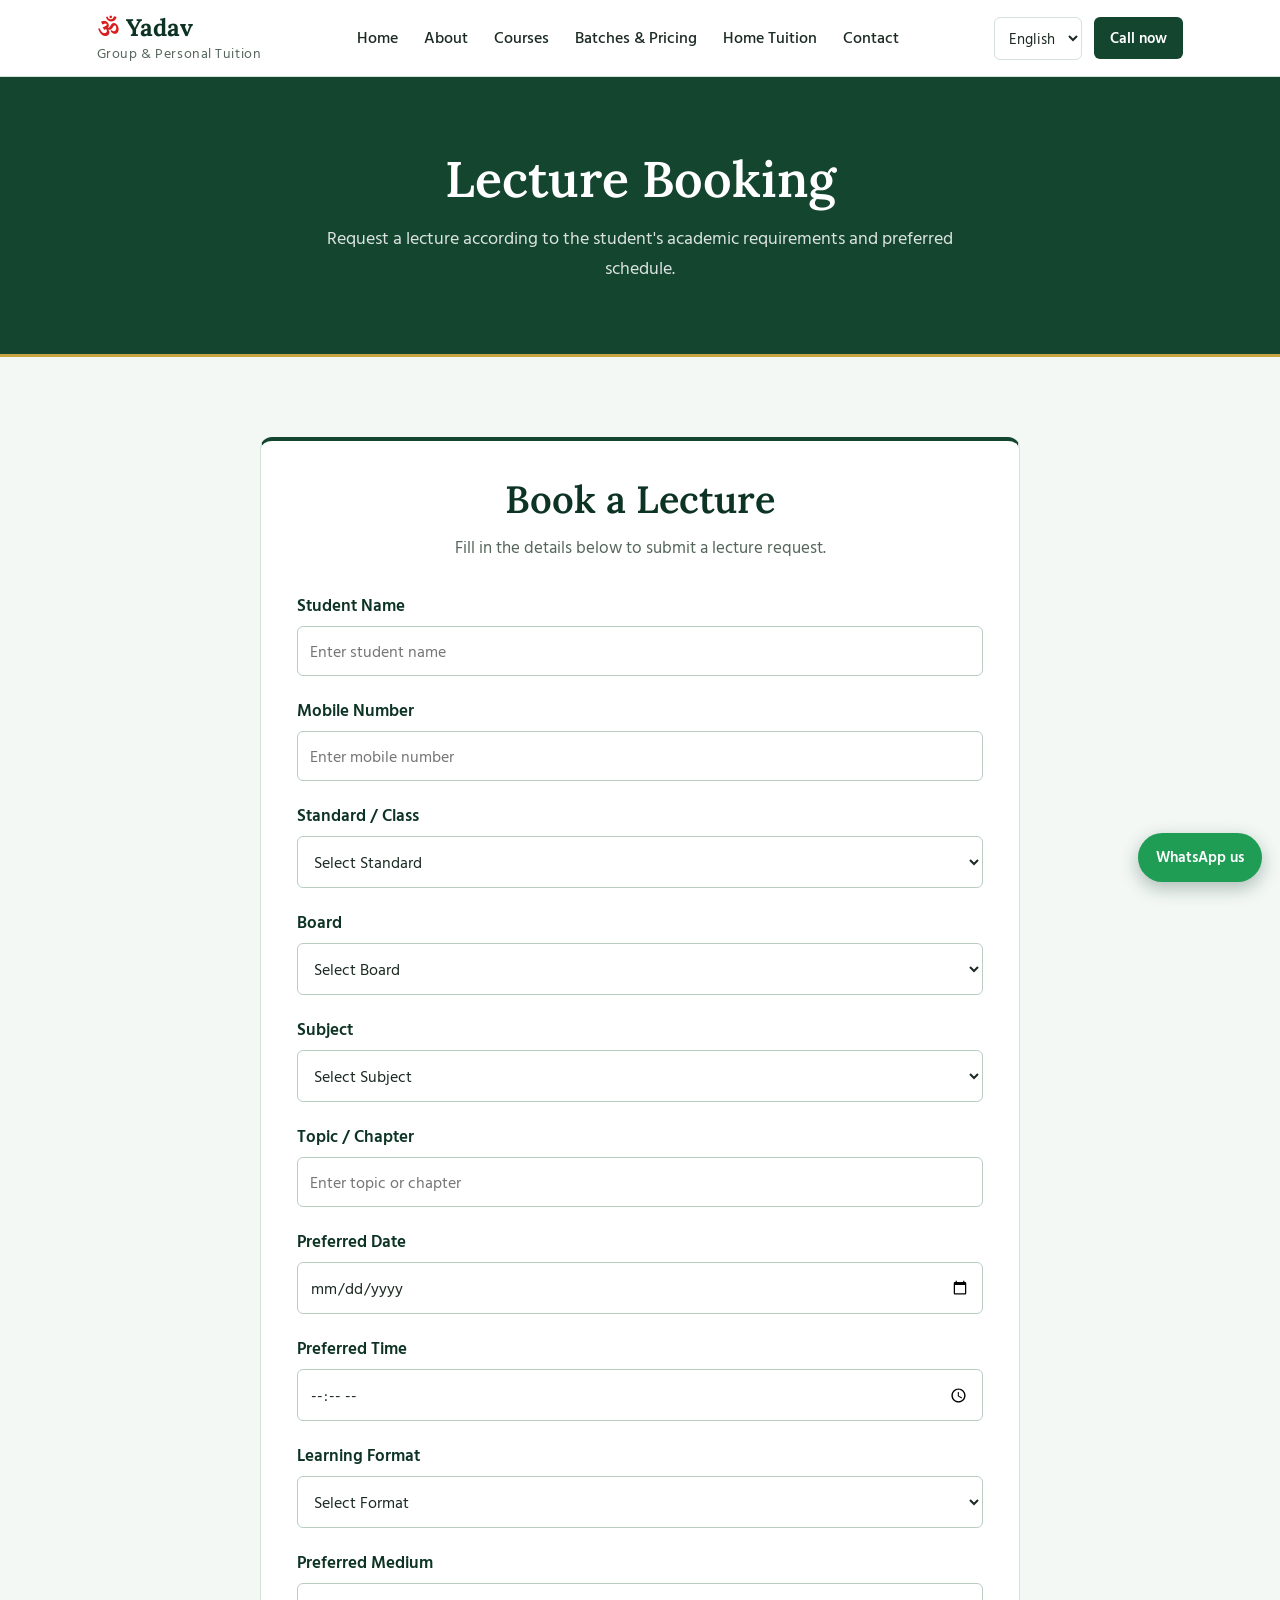
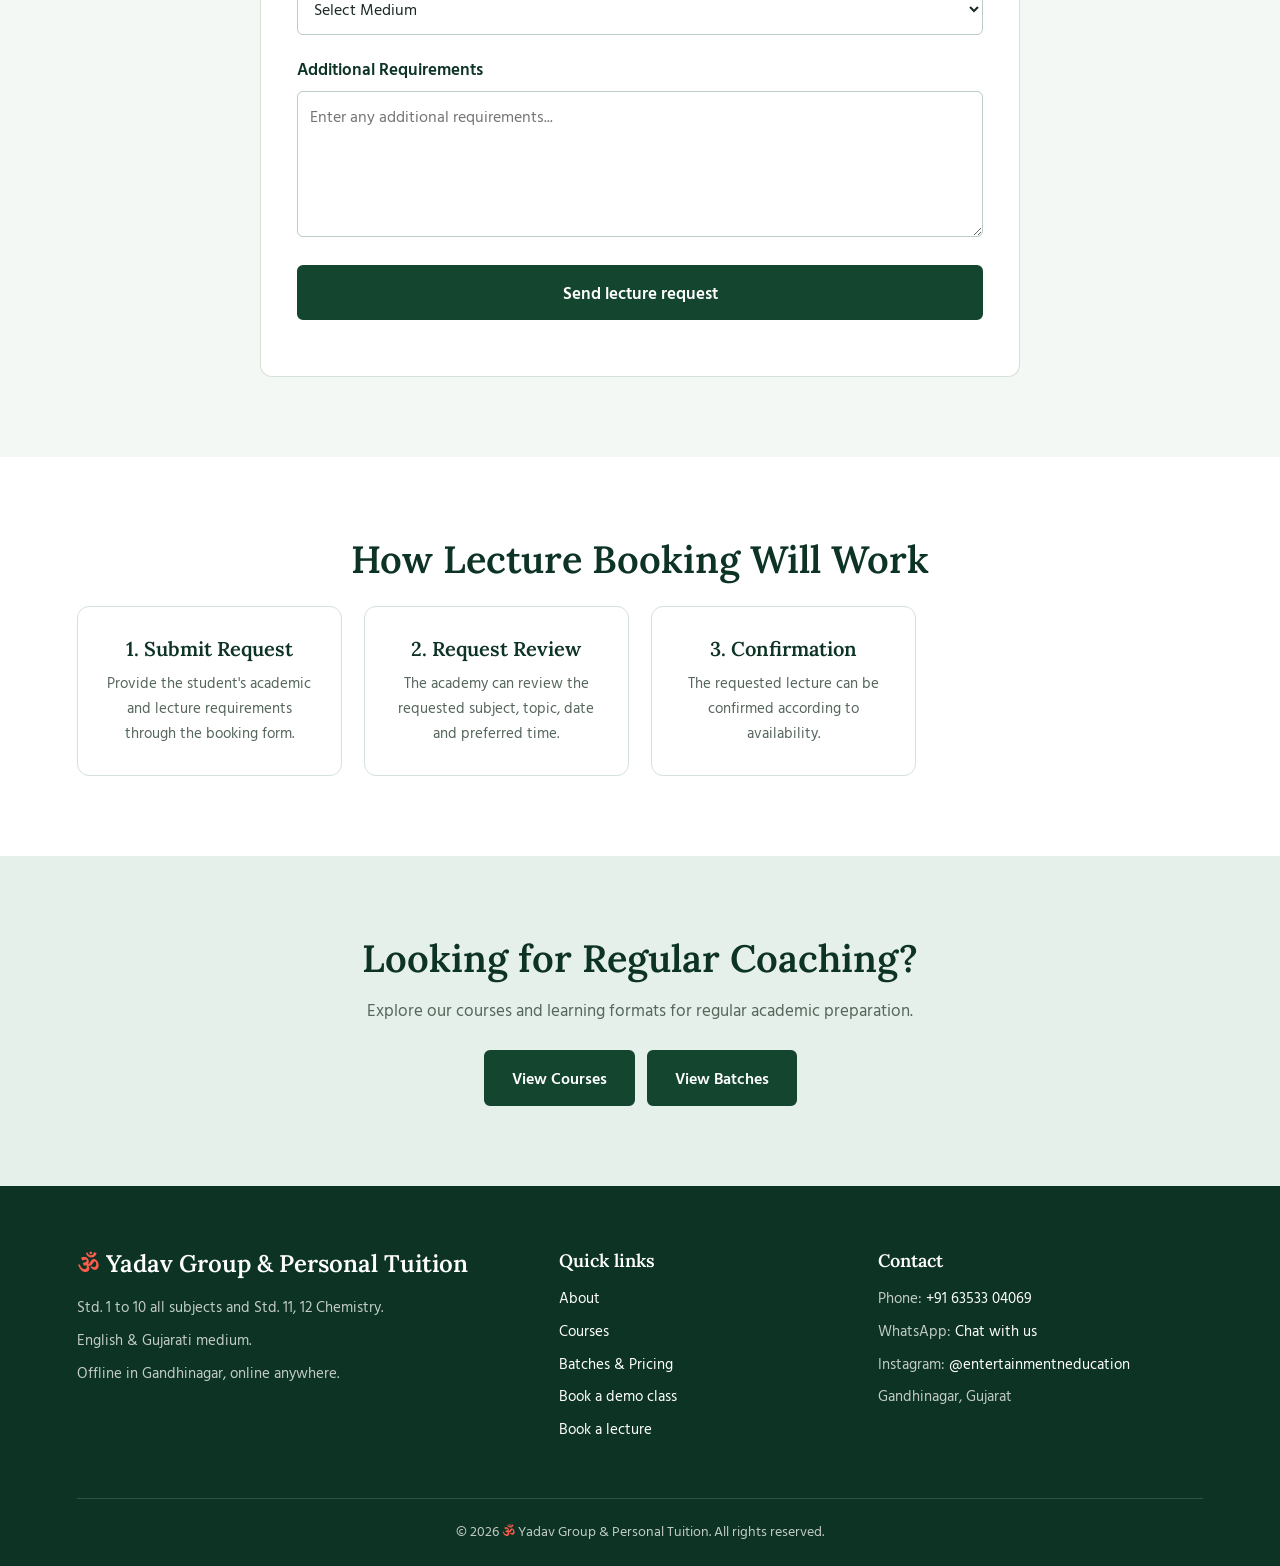
<file: lecture-booking.html>
<!DOCTYPE html>
<html lang="en">
<head>
    <meta charset="UTF-8">
    <meta name="viewport" content="width=device-width, initial-scale=1.0">

    <title>Lecture Booking | Om Yadav Group &amp; Personal Tuition</title>

    <link rel="preconnect" href="https://fonts.googleapis.com">
    <link rel="preconnect" href="https://fonts.gstatic.com" crossorigin>
    <link href="https://fonts.googleapis.com/css2?family=Hind+Vadodara:wght@400;500;600;700&family=Lora:ital,wght@0,500;0,600;0,700;1,500&display=swap" rel="stylesheet">
    <meta name="description" content="Om Yadav Group &amp; Personal Tuition, Gandhinagar. Std. 1 to 10 all subjects by Heena Yadav and Std. 11, 12 Chemistry (Boards, NIOS, JEE, NEET, GUJCET) by Pradyuman Yadav. Offline in Gandhinagar, online anywhere. Call 63533 04069.">
    <meta name="theme-color" content="#13452f">
    <link href="https://fonts.googleapis.com/css2?family=Noto+Serif+Devanagari:wght@700&text=%E0%A5%90&display=swap" rel="stylesheet">
    <link rel="stylesheet" href="style.css">
</head>

<body>

    <!-- HEADER -->
    <header class="site-header">
        <div class="container nav-container">

            <a href="index.html" class="logo" aria-label="Om Yadav Group &amp; Personal Tuition, home">
                <span class="logo-main"><span class="om" role="img" aria-label="Om">ॐ</span> Yadav</span>
                <span class="logo-sub">Group &amp; Personal Tuition</span>
            </a>

            <nav class="navbar" id="site-nav">
                <a href="index.html">Home</a>
                <a href="about.html">About</a>
                <a href="courses.html">Courses</a>
                <a href="batches.html">Batches &amp; Pricing</a>
                <a href="home-tuition.html">Home Tuition</a>
                <a href="contact.html">Contact</a>
            </nav>

            <div class="header-actions">
                <select class="language-select" aria-label="Language">
                    <option>English</option>
                    <option>ગુજરાતી</option>
                    <option>हिंदी</option>
                </select>

                <a href="tel:+916353304069" class="header-call">Call now</a>

                <button class="menu-toggle" aria-controls="site-nav" aria-expanded="false">Menu</button>
            </div>

        </div>
    </header>


    <!-- PAGE HEADER -->
    <section class="page-header">

        <div class="container">

            <h1>Lecture Booking</h1>

            <p>
                Request a lecture according to the student's academic
                requirements and preferred schedule.
            </p>

        </div>

    </section>


    <!-- BOOKING FORM -->
    <section class="section">

        <div class="container">

            <div class="form-container">

                <h2>Book a Lecture</h2>

                <p class="section-description">
                    Fill in the details below to submit a lecture request.
                </p>


                <form id="lectureForm">


                    <!-- STUDENT NAME -->
                    <div class="form-group">

                        <label for="lectureStudentName">
                            Student Name
                        </label>

                        <input
                            type="text"
                            id="lectureStudentName"
                            name="studentName"
                            placeholder="Enter student name"
                            required
                        >

                    </div>


                    <!-- MOBILE -->
                    <div class="form-group">

                        <label for="lecturePhone">
                            Mobile Number
                        </label>

                        <input
                            type="tel"
                            id="lecturePhone"
                            name="phone"
                            placeholder="Enter mobile number"
                            required
                        >

                    </div>


                    <!-- STANDARD -->
                    <div class="form-group">

                        <label for="lectureStandard">
                            Standard / Class
                        </label>

                        <select
                            id="lectureStandard"
                            name="standard"
                            required
                        >

                            <option value="">
                                Select Standard
                            </option>

                            <option>Standard 1</option>
                            <option>Standard 2</option>
                            <option>Standard 3</option>
                            <option>Standard 4</option>
                            <option>Standard 5</option>
                            <option>Standard 6</option>
                            <option>Standard 7</option>
                            <option>Standard 8</option>
                            <option>Standard 9</option>
                            <option>Standard 10</option>
                            <option>Standard 11 - Science</option>
                            <option>Standard 12 - Science</option>

                        </select>

                    </div>


                    <!-- BOARD -->
                    <div class="form-group">

                        <label for="lectureBoard">
                            Board
                        </label>

                        <select id="lectureBoard" name="board">

                            <option value="">
                                Select Board
                            </option>

                            <option>GSEB</option>
                            <option>CBSE</option>
                            <option>ICSE</option>
                            <option>Not Applicable</option>

                        </select>

                    </div>


                    <!-- SUBJECT -->
                    <div class="form-group">

                        <label for="subject">
                            Subject
                        </label>

                        <select id="subject" name="subject" required>

                            <option value="">
                                Select Subject
                            </option>

                            <option>Mathematics</option>
                            <option>Science</option>
                            <option>Physics</option>
                            <option>Chemistry</option>
                            <option>Biology</option>
                            <option>English</option>
                            <option>Computer Science</option>
                            <option>Other</option>

                        </select>

                    </div>


                    <!-- TOPIC -->
                    <div class="form-group">

                        <label for="topic">
                            Topic / Chapter
                        </label>

                        <input
                            type="text"
                            id="topic"
                            name="topic"
                            placeholder="Enter topic or chapter"
                        >

                    </div>


                    <!-- DATE -->
                    <div class="form-group">

                        <label for="lectureDate">
                            Preferred Date
                        </label>

                        <input
                            type="date"
                            id="lectureDate"
                            name="lectureDate"
                            required
                        >

                    </div>


                    <!-- TIME -->
                    <div class="form-group">

                        <label for="lectureTime">
                            Preferred Time
                        </label>

                        <input
                            type="time"
                            id="lectureTime"
                            name="lectureTime"
                            required
                        >

                    </div>


                    <!-- FORMAT -->
                    <div class="form-group">

                        <label for="lectureFormat">
                            Learning Format
                        </label>

                        <select
                            id="lectureFormat"
                            name="learningFormat"
                            required
                        >

                            <option value="">
                                Select Format
                            </option>

                            <option>Group Batch</option>
                            <option>Personal Batch 1</option>
                            <option>Personal Batch 2</option>
                            <option>Home Tuition</option>

                        </select>

                    </div>


                    <!-- MEDIUM -->
                    <div class="form-group">

                        <label for="lectureMedium">
                            Preferred Medium
                        </label>

                        <select id="lectureMedium" name="medium">

                            <option value="">
                                Select Medium
                            </option>

                            <option>English</option>
                            <option>Hindi</option>
                            <option>Gujarati</option>

                        </select>

                    </div>


                    <!-- MESSAGE -->
                    <div class="form-group">

                        <label for="lectureMessage">
                            Additional Requirements
                        </label>

                        <textarea
                            id="lectureMessage"
                            name="message"
                            rows="5"
                            placeholder="Enter any additional requirements..."
                        ></textarea>

                    </div>


                    <!-- SUBMIT -->
                    <button type="submit" class="btn">
                        Send lecture request on WhatsApp
                    </button>

                </form>


                <div id="lectureFormMessage" class="form-message"></div>

            </div>

        </div>

    </section>


    <!-- INFORMATION -->
    <section class="section">

        <div class="container">

            <h2>How Lecture Booking Will Work</h2>

            <div class="feature-grid">

                <div class="feature-card">

                    <h3>1. Submit Request</h3>

                    <p>
                        Provide the student's academic and lecture
                        requirements through the booking form.
                    </p>

                </div>


                <div class="feature-card">

                    <h3>2. Request Review</h3>

                    <p>
                        The academy can review the requested subject,
                        topic, date and preferred time.
                    </p>

                </div>


                <div class="feature-card">

                    <h3>3. Confirmation</h3>

                    <p>
                        The requested lecture can be confirmed according
                        to availability.
                    </p>

                </div>

            </div>

        </div>

    </section>


    <!-- CTA -->
    <section class="cta">

        <div class="container">

            <h2>Looking for Regular Coaching?</h2>

            <p>
                Explore our courses and learning formats for regular
                academic preparation.
            </p>

            <div class="center-button">

                <a href="courses.html" class="btn">
                    View Courses
                </a>

                <a href="batches.html" class="btn">
                    View Batches
                </a>

            </div>

        </div>

    </section>


    <!-- FOOTER -->
    <footer class="site-footer">

        <div class="footer-content">

            <div>
                <h2><span class="om" role="img" aria-label="Om">ॐ</span> Yadav Group &amp; Personal Tuition</h2>
                <p>Std. 1 to 10 all subjects and Std. 11, 12 Chemistry.</p>
                <p>English &amp; Gujarati medium.</p>
                <p>Offline in Gandhinagar, online anywhere.</p>
            </div>

            <div>
                <h3>Quick links</h3>
                <p><a href="about.html">About</a></p>
                <p><a href="courses.html">Courses</a></p>
                <p><a href="batches.html">Batches &amp; Pricing</a></p>
                <p><a href="demo-booking.html">Book a demo class</a></p>
                <p><a href="lecture-booking.html">Book a lecture</a></p>
            </div>

            <div>
                <h3>Contact</h3>
                <p>Phone: <a href="tel:+916353304069">+91 63533 04069</a></p>
                <p>WhatsApp: <a href="https://wa.me/916353304069" target="_blank" rel="noopener">Chat with us</a></p>
                <p>Instagram: <a href="https://www.instagram.com/entertainmentneducation/" target="_blank" rel="noopener">@entertainmentneducation</a></p>
                <p>Gandhinagar, Gujarat</p>
            </div>

        </div>

        <div class="footer-bottom">
            <p>© 2026 <span class="om" role="img" aria-label="Om">ॐ</span> Yadav Group &amp; Personal Tuition. All rights reserved.</p>
        </div>

    </footer>

    <a href="https://wa.me/916353304069?text=Hello%2C%20I%20would%20like%20to%20know%20about%20tuition%20classes."
       class="whatsapp-float" target="_blank" rel="noopener">WhatsApp us</a>


    <script src="script.js"></script>
    <script src="i18n.js"></script>

</body>
</html>
</file>
<file: style.css>
/* =========================================================
   Om Yadav Group & Personal Tuition
   Theme: dark green + white, with a thin gold accent taken
   from the tuition banner.
   ========================================================= */

:root {
    --green-900: #0d3324;   /* deepest green: header text, footer */
    --green-800: #13452f;   /* primary dark green: hero, buttons */
    --green-700: #1c5c3f;   /* hover state */
    --green-100: #e6f0ea;   /* light green wash for alternate sections */
    --green-50:  #f3f8f5;   /* faint green for cards on white */
    --gold:      #c9a443;   /* accent, used sparingly */
    --gold-soft: #e8d49a;
    --ink:       #1b2a22;   /* body text */
    --muted:     #55665c;   /* secondary text */
    --line:      #d4e2d9;   /* borders */
    --white:     #ffffff;

    --font-head: "Lora", Georgia, serif;
    --font-body: "Hind Vadodara", "Segoe UI", Arial, sans-serif;

    --radius-sm: 6px;
    --radius:    12px;
    --page-x:    clamp(20px, 6vw, 80px);
}

/* ================= GENERAL ================= */

*, *::before, *::after {
    margin: 0;
    padding: 0;
    box-sizing: border-box;
}

html { scroll-behavior: smooth; }

body {
    font-family: var(--font-body);
    font-size: 17px;
    background: var(--white);
    color: var(--ink);
    line-height: 1.65;
    -webkit-font-smoothing: antialiased;
}

h1, h2, h3 {
    font-family: var(--font-head);
    color: var(--green-900);
    line-height: 1.2;
    font-weight: 600;
}

a { text-decoration: none; color: var(--green-800); }

button { border: none; cursor: pointer; font-family: inherit; }

:focus-visible {
    outline: 3px solid var(--gold);
    outline-offset: 2px;
    border-radius: 4px;
}

.container {
    width: 100%;
    max-width: 1140px;
    margin: 0 auto;
    padding: 0 var(--page-x);
}

/* ================= HEADER ================= */

.site-header {
    position: sticky;
    top: 0;
    z-index: 1000;
    background: var(--white);
    border-bottom: 1px solid var(--line);
}

.nav-container {
    display: flex;
    align-items: center;
    justify-content: space-between;
    gap: 24px;
    min-height: 76px;
    max-width: 1240px;
}

.logo {
    display: flex;
    flex-direction: column;
    line-height: 1.1;
    color: var(--green-900);
}

.logo-main {
    font-family: var(--font-head);
    font-size: 24px;
    font-weight: 700;
}

.logo-sub {
    font-size: 14px;
    color: var(--muted);
    letter-spacing: 0.04em;
}

.navbar {
    display: flex;
    align-items: center;
    gap: 26px;
}

.navbar a {
    color: var(--ink);
    font-size: 16px;
    font-weight: 500;
    padding: 6px 0;
    border-bottom: 2px solid transparent;
}

.navbar a:hover { color: var(--green-700); }

.navbar a[aria-current="page"] {
    color: var(--green-800);
    border-bottom-color: var(--gold);
}

.header-actions {
    display: flex;
    align-items: center;
    gap: 12px;
}

.language-select {
    padding: 8px 10px;
    border: 1px solid var(--line);
    border-radius: var(--radius-sm);
    background: var(--white);
    color: var(--ink);
    font-family: inherit;
    font-size: 15px;
}

.header-call {
    background: var(--green-800);
    color: var(--white);
    padding: 9px 16px;
    border-radius: var(--radius-sm);
    font-weight: 600;
    font-size: 15px;
    white-space: nowrap;
}

.header-call:hover { background: var(--green-700); }

.menu-toggle {
    display: none;
    background: transparent;
    color: var(--green-900);
    font-size: 15px;
    font-weight: 600;
    padding: 8px 12px;
    border: 1px solid var(--line);
    border-radius: var(--radius-sm);
}

/* ================= BUTTONS ================= */

.btn,
.primary-button,
.hero button,
.cta button {
    display: inline-block;
    background: var(--green-800);
    color: var(--white);
    padding: 13px 26px;
    border-radius: var(--radius-sm);
    font-size: 16px;
    font-weight: 600;
    border: 2px solid var(--green-800);
    transition: background 0.2s, border-color 0.2s;
}

.btn:hover,
.primary-button:hover {
    background: var(--green-700);
    border-color: var(--green-700);
}

.secondary-button {
    display: inline-block;
    background: transparent;
    color: var(--green-800);
    padding: 13px 26px;
    border-radius: var(--radius-sm);
    font-size: 16px;
    font-weight: 600;
    border: 2px solid var(--green-800);
}

.secondary-button:hover { background: var(--green-50); }

/* ================= HERO (home) ================= */

.hero {
    background: var(--green-800);
    padding: clamp(28px, 5vw, 56px) var(--page-x);
}

/* The framed board: echoes the gold border on the tuition banner */
.hero-board {
    max-width: 1100px;
    margin: 0 auto;
    border: 1.5px solid var(--gold);
    outline: 1px solid rgba(201, 164, 67, 0.35);
    outline-offset: 6px;
    padding: clamp(40px, 7vw, 88px) clamp(22px, 5vw, 64px);
    text-align: center;
    background:
        radial-gradient(ellipse at 50% 0%, rgba(255,255,255,0.06), transparent 60%),
        var(--green-800);
}

.hero-place {
    color: var(--gold-soft);
    font-size: 16px;
    letter-spacing: 0.03em;
    margin-bottom: 18px;
}

.hero h1 {
    color: var(--white);
    font-size: clamp(40px, 7vw, 76px);
    font-weight: 600;
    line-height: 1.05;
    margin-bottom: 26px;
}

.hero h1 .hero-name-sub {
    display: block;
    font-style: italic;
    font-weight: 500;
    color: var(--gold-soft);
    font-size: 0.62em;
    margin-top: 8px;
}

.hero-description {
    color: rgba(255, 255, 255, 0.86);
    font-size: 19px;
    max-width: 620px;
    margin: 0 auto 34px;
}

.hero-buttons {
    display: flex;
    justify-content: center;
    gap: 14px;
    flex-wrap: wrap;
}

.hero .primary-button {
    background: var(--white);
    color: var(--green-900);
    border-color: var(--white);
}

.hero .primary-button:hover { background: var(--green-100); border-color: var(--green-100); }

.hero .secondary-button {
    color: var(--white);
    border-color: rgba(255, 255, 255, 0.6);
}

.hero .secondary-button:hover { background: rgba(255, 255, 255, 0.08); }

/* ================= TEACHERS ================= */

.teachers {
    padding: 80px var(--page-x);
}

.teacher-grid {
    display: grid;
    grid-template-columns: repeat(2, 1fr);
    gap: 28px;
    max-width: 1000px;
    margin: 0 auto;
}

.teacher-card {
    border: 1px solid var(--line);
    border-top: 4px solid var(--green-800);
    border-radius: var(--radius-sm);
    padding: 32px;
    background: var(--white);
}

.teacher-card h3 {
    font-size: 28px;
    margin-bottom: 4px;
}

.teacher-exp {
    color: var(--green-700);
    font-weight: 600;
    margin-bottom: 18px;
}

.teacher-subject {
    font-family: var(--font-head);
    font-size: 21px;
    color: var(--ink);
    margin-bottom: 8px;
}

.teacher-card p { color: var(--muted); }

.teacher-tags {
    display: flex;
    flex-wrap: wrap;
    gap: 8px;
    margin-top: 16px;
}

.teacher-tags span {
    background: var(--green-100);
    color: var(--green-900);
    padding: 4px 12px;
    border-radius: 20px;
    font-size: 14px;
    font-weight: 600;
}

/* ================= SECTIONS ================= */

.about,
.courses,
.boards,
.competitive,
.home-section,
.coaching-intro,
.section {
    padding: 80px var(--page-x);
}

.section .container { padding: 0; }

/* alternate sections get a light green wash */
.home-section:nth-of-type(even),
.section:nth-of-type(even),
.science-section {
    background: var(--green-50);
}

.section h2 {
    font-size: clamp(28px, 4vw, 38px);
    text-align: center;
    margin-bottom: 24px;
}

.section-heading {
    text-align: center;
    margin-bottom: 46px;
}

.section-heading p {
    color: var(--green-700);
    font-size: 14px;
    font-weight: 600;
    letter-spacing: 0.08em;
    margin-bottom: 8px;
}

.section-heading h2 {
    font-size: clamp(28px, 4vw, 40px);
}

.section-description {
    max-width: 680px;
    margin: 0 auto 42px;
    text-align: center;
    color: var(--muted);
}

.section-heading + .section-description { margin-top: -26px; }

/* ================= INTRO (home) ================= */

.intro-content {
    display: grid;
    grid-template-columns: repeat(3, 1fr);
    gap: 40px;
    max-width: 1100px;
    margin: 0 auto;
}

.intro-content > div {
    border-left: 3px solid var(--gold);
    padding-left: 20px;
}

.intro-content h3 { font-size: 21px; margin-bottom: 10px; }
.intro-content p { color: var(--muted); }

/* ================= FEATURES ================= */

.features,
.feature-grid {
    display: grid;
    grid-template-columns: repeat(4, 1fr);
    gap: 22px;
    max-width: 1140px;
    margin: 0 auto;
}

.feature-card {
    background: var(--white);
    padding: 30px 22px;
    border-radius: var(--radius);
    text-align: center;
    border: 1px solid var(--line);
}

.feature-icon { font-size: 34px; margin-bottom: 14px; }
.feature-card h3 { font-size: 20px; margin-bottom: 10px; }
.feature-card p { color: var(--muted); font-size: 15px; }

/* ================= COURSES ================= */

.courses { background: var(--white); }

.course-container {
    display: grid;
    grid-template-columns: repeat(4, 1fr);
    gap: 22px;
}

.course-card {
    padding: 28px;
    border-radius: var(--radius);
    background: var(--green-50);
    border: 1px solid var(--line);
}

.course-number {
    color: var(--green-700);
    font-size: 14px;
    font-weight: 700;
    margin-bottom: 18px;
}

.course-card h3 { font-size: 21px; margin-bottom: 12px; }
.course-card p { color: var(--muted); font-size: 15px; margin-bottom: 18px; }
.course-card span { font-size: 14px; color: var(--green-800); font-weight: 700; }

/* ================= BOARDS ================= */

.board-container {
    display: grid;
    grid-template-columns: repeat(3, 1fr);
    gap: 22px;
}

.board-card {
    text-align: center;
    padding: 36px 24px;
    background: var(--white);
    border-radius: var(--radius);
    border: 1px solid var(--line);
}

.board-card h3 { font-size: 28px; margin-bottom: 12px; }
.board-card p { color: var(--muted); font-size: 15px; }

/* ================= COMPETITIVE ================= */

.competitive { background: var(--white); }

.exam-container {
    display: grid;
    grid-template-columns: repeat(3, 1fr);
    gap: 22px;
    max-width: 1100px;
    margin: 0 auto;
}

.exam-card {
    padding: 36px 28px;
    text-align: center;
    border-radius: var(--radius);
    background: var(--green-900);
    color: var(--white);
}

.exam-card h3 { color: var(--white); font-size: 32px; margin-bottom: 10px; }
.exam-card p { color: rgba(255, 255, 255, 0.8); margin-bottom: 16px; }
.exam-card span { color: var(--gold-soft); font-weight: 600; font-size: 15px; }

/* ================= INFO GRID ================= */

.info-grid {
    display: grid;
    grid-template-columns: repeat(2, 1fr);
    gap: 26px;
    max-width: 1000px;
    margin: 0 auto;
}

.info-card {
    background: var(--white);
    padding: 32px;
    border-radius: var(--radius);
    border: 1px solid var(--line);
}

.info-card h3 { font-size: 24px; margin: 6px 0 12px; }
.info-card p { color: var(--muted); margin-bottom: 14px; }
.info-card p:last-child { margin-bottom: 0; }
.info-card a { font-weight: 600; }

.info-card .contact-big {
    font-family: var(--font-head);
    font-size: 26px;
    color: var(--green-900);
}

.highlight,
.course-label {
    display: inline-block;
    color: var(--green-700);
    font-size: 14px;
    font-weight: 700;
    letter-spacing: 0.03em;
}

/* ================= TAGS ================= */

.board-tags,
.exam-levels {
    display: flex;
    gap: 8px;
    flex-wrap: wrap;
}

.board-tags span,
.exam-levels span {
    background: var(--green-100);
    color: var(--green-900);
    padding: 5px 12px;
    border-radius: 20px;
    font-size: 13px;
    font-weight: 700;
}

/* ================= MEDIUM ================= */

.medium-section { background: var(--white); }

.medium-container {
    display: grid;
    grid-template-columns: repeat(3, 1fr);
    gap: 22px;
    max-width: 900px;
    margin: 0 auto;
}

.medium-card {
    text-align: center;
    padding: 32px;
    background: var(--green-50);
    border: 1px solid var(--line);
    border-radius: var(--radius);
}

.medium-card h3 { font-size: 24px; margin-bottom: 8px; }
.medium-card p { color: var(--muted); font-size: 15px; }

/* ================= PAGE HEADER (inner pages) ================= */

.page-header {
    text-align: center;
    padding: 72px var(--page-x);
    background: var(--green-800);
    border-bottom: 3px solid var(--gold);
}

.page-header h1,
.page-header h2 {
    color: var(--white);
    font-size: clamp(34px, 5vw, 50px);
    margin-bottom: 14px;
}

.page-header p,
.page-header span {
    color: rgba(255, 255, 255, 0.85);
    font-size: 18px;
    max-width: 640px;
    margin: 0 auto;
    display: block;
}

/* small label above the title on the courses page */
.page-header > p:first-child {
    color: var(--gold-soft);
    font-size: 14px;
    font-weight: 600;
    letter-spacing: 0.08em;
    margin-bottom: 10px;
}

/* ================= CTA ================= */

.cta {
    text-align: center;
    padding: 80px var(--page-x);
    background: var(--green-100);
}

.cta h2 { font-size: clamp(28px, 4vw, 38px); margin-bottom: 14px; }
.cta p { color: var(--muted); margin-bottom: 26px; }

.center-button {
    display: flex;
    justify-content: center;
    flex-wrap: wrap;
    gap: 12px;
    margin-top: 40px;
}

.cta .center-button { margin-top: 0; }

/* ================= FORMS ================= */

.form-container {
    max-width: 760px;
    margin: 0 auto;
    background: var(--white);
    padding: 36px;
    border-radius: var(--radius);
    border: 1px solid var(--line);
    border-top: 4px solid var(--green-800);
}

.form-container h2 { margin-bottom: 10px; }
.form-container .section-description { margin-top: 0; margin-bottom: 30px; }

.form-group { margin-bottom: 20px; }

.form-group label {
    display: block;
    font-weight: 600;
    margin-bottom: 7px;
    color: var(--green-900);
}

.form-group input,
.form-group select,
.form-group textarea {
    width: 100%;
    padding: 12px;
    border: 1px solid #b9cdc1;
    border-radius: var(--radius-sm);
    font-size: 16px;
    font-family: inherit;
    background: var(--white);
    color: var(--ink);
}

.form-group textarea { resize: vertical; }

.form-group input:focus,
.form-group select:focus,
.form-group textarea:focus {
    outline: none;
    border-color: var(--green-800);
    box-shadow: 0 0 0 3px rgba(19, 69, 47, 0.15);
}

.form-container .btn { width: 100%; font-size: 17px; }

.form-message {
    margin-top: 20px;
    font-weight: 600;
    color: var(--green-800);
}

.form-note {
    margin-top: 12px;
    font-size: 14px;
    color: var(--muted);
    text-align: center;
}

/* ================= FOOTER ================= */

.site-footer {
    background: var(--green-900);
    color: var(--white);
    padding: 64px var(--page-x) 24px;
}

.footer-content {
    display: grid;
    grid-template-columns: 1.6fr 1fr 1.2fr;
    gap: 48px;
    max-width: 1140px;
    margin: 0 auto;
}

.site-footer h2,
.site-footer h3 { color: var(--white); margin-bottom: 14px; }
.site-footer h2 { font-size: 24px; }
.site-footer h3 { font-size: 18px; }

.site-footer p {
    color: rgba(255, 255, 255, 0.75);
    font-size: 15px;
    margin-bottom: 8px;
}

.site-footer a { color: var(--white); }
.site-footer a:hover { color: var(--gold-soft); }

.footer-bottom {
    max-width: 1140px;
    margin: 48px auto 0;
    padding-top: 20px;
    border-top: 1px solid rgba(255, 255, 255, 0.15);
    text-align: center;
}

.footer-bottom p { font-size: 14px; margin: 0; }

/* ================= FLOATING WHATSAPP ================= */

.whatsapp-float {
    position: fixed;
    right: 18px;
    bottom: 18px;
    z-index: 999;
    background: #1f9d55;
    color: var(--white);
    padding: 12px 18px;
    border-radius: 30px;
    font-weight: 600;
    font-size: 15px;
    box-shadow: 0 6px 18px rgba(13, 51, 36, 0.3);
}

.whatsapp-float:hover { background: #188a4a; color: var(--white); }

/* ================= RESPONSIVE ================= */

@media (max-width: 1080px) {
    .menu-toggle { display: inline-block; }

    .navbar {
        display: none;
        position: absolute;
        top: 100%;
        left: 0;
        right: 0;
        flex-direction: column;
        align-items: stretch;
        gap: 0;
        background: var(--white);
        border-bottom: 1px solid var(--line);
        padding: 8px var(--page-x) 16px;
    }

    .navbar.open { display: flex; }

    .navbar a {
        padding: 12px 0;
        border-bottom: 1px solid var(--line);
    }

    .navbar a[aria-current="page"] { border-bottom-color: var(--line); color: var(--green-700); }

    .features, .feature-grid, .course-container { grid-template-columns: repeat(2, 1fr); }
}

@media (max-width: 760px) {
    body { font-size: 16px; }

    .language-select { display: none; }
    .logo-main { font-size: 20px; }
    .logo-sub { font-size: 12px; }

    .intro-content,
    .teacher-grid,
    .info-grid,
    .medium-container,
    .exam-container,
    .board-container,
    .footer-content { grid-template-columns: 1fr; }

    .features, .feature-grid, .course-container { grid-template-columns: 1fr; }

    .hero-board { outline-offset: 4px; }

    .teachers, .home-section, .coaching-intro, .section, .cta { padding-top: 60px; padding-bottom: 60px; }

    .form-container { padding: 22px; }

    .footer-content { gap: 32px; }
}

@media (max-width: 420px) {
    .header-call { padding: 8px 12px; font-size: 14px; }
    .whatsapp-float { padding: 11px 15px; font-size: 14px; }
}

@media (prefers-reduced-motion: reduce) {
    html { scroll-behavior: auto; }
    * { transition: none !important; }
}

/* ================= OM SYMBOL ================= */

:root {
    --om-red: #d81e1e;        /* on white and light backgrounds */
    --om-red-light: #ff5c4d;  /* on dark green backgrounds */
}

.om {
    font-family: "Noto Serif Devanagari", "Nirmala UI", "Mangal", serif;
    font-weight: 700;
    font-style: normal;
    color: var(--om-red);
    line-height: 1;
    letter-spacing: 0;
}

.hero .om,
.page-header .om,
.site-footer .om {
    color: var(--om-red-light);
}

/* page headers style every span as a block; keep the symbol inline with the name */
.page-header span.om {
    display: inline;
    font-size: inherit;
    max-width: none;
    margin: 0;
}

/* ================= LANGUAGES ================= */

/* Copy of the language selector inside the phone menu */
.nav-language {
    display: none;
}

@media (max-width: 760px) {
    .nav-language {
        display: block;
        padding: 14px 0 4px;
    }

    .nav-language .language-select {
        display: block;
        width: 100%;
        padding: 10px 12px;
        font-size: 16px;
    }
}

/* Gujarati: Hind Vadodara has Gujarati letters, so use it for headings too */
:lang(gu) h1,
:lang(gu) h2,
:lang(gu) h3,
:lang(gu) .logo-main,
:lang(gu) .hero h1 .hero-name-sub,
:lang(gu) .teacher-subject {
    font-family: "Hind Vadodara", "Nirmala UI", sans-serif;
    font-style: normal;
}

/* Hindi: Devanagari fonts (loaded only when Hindi is chosen) */
:lang(hi) body {
    font-family: "Hind", "Nirmala UI", "Mangal", sans-serif;
}

:lang(hi) h1,
:lang(hi) h2,
:lang(hi) h3,
:lang(hi) .logo-main,
:lang(hi) .hero h1 .hero-name-sub,
:lang(hi) .teacher-subject {
    font-family: "Noto Serif Devanagari", "Nirmala UI", serif;
    font-style: normal;
}

/* Gujarati and Hindi letters sit taller; give lines a little more room */
:lang(gu) body,
:lang(hi) body {
    line-height: 1.75;
}
</file>
